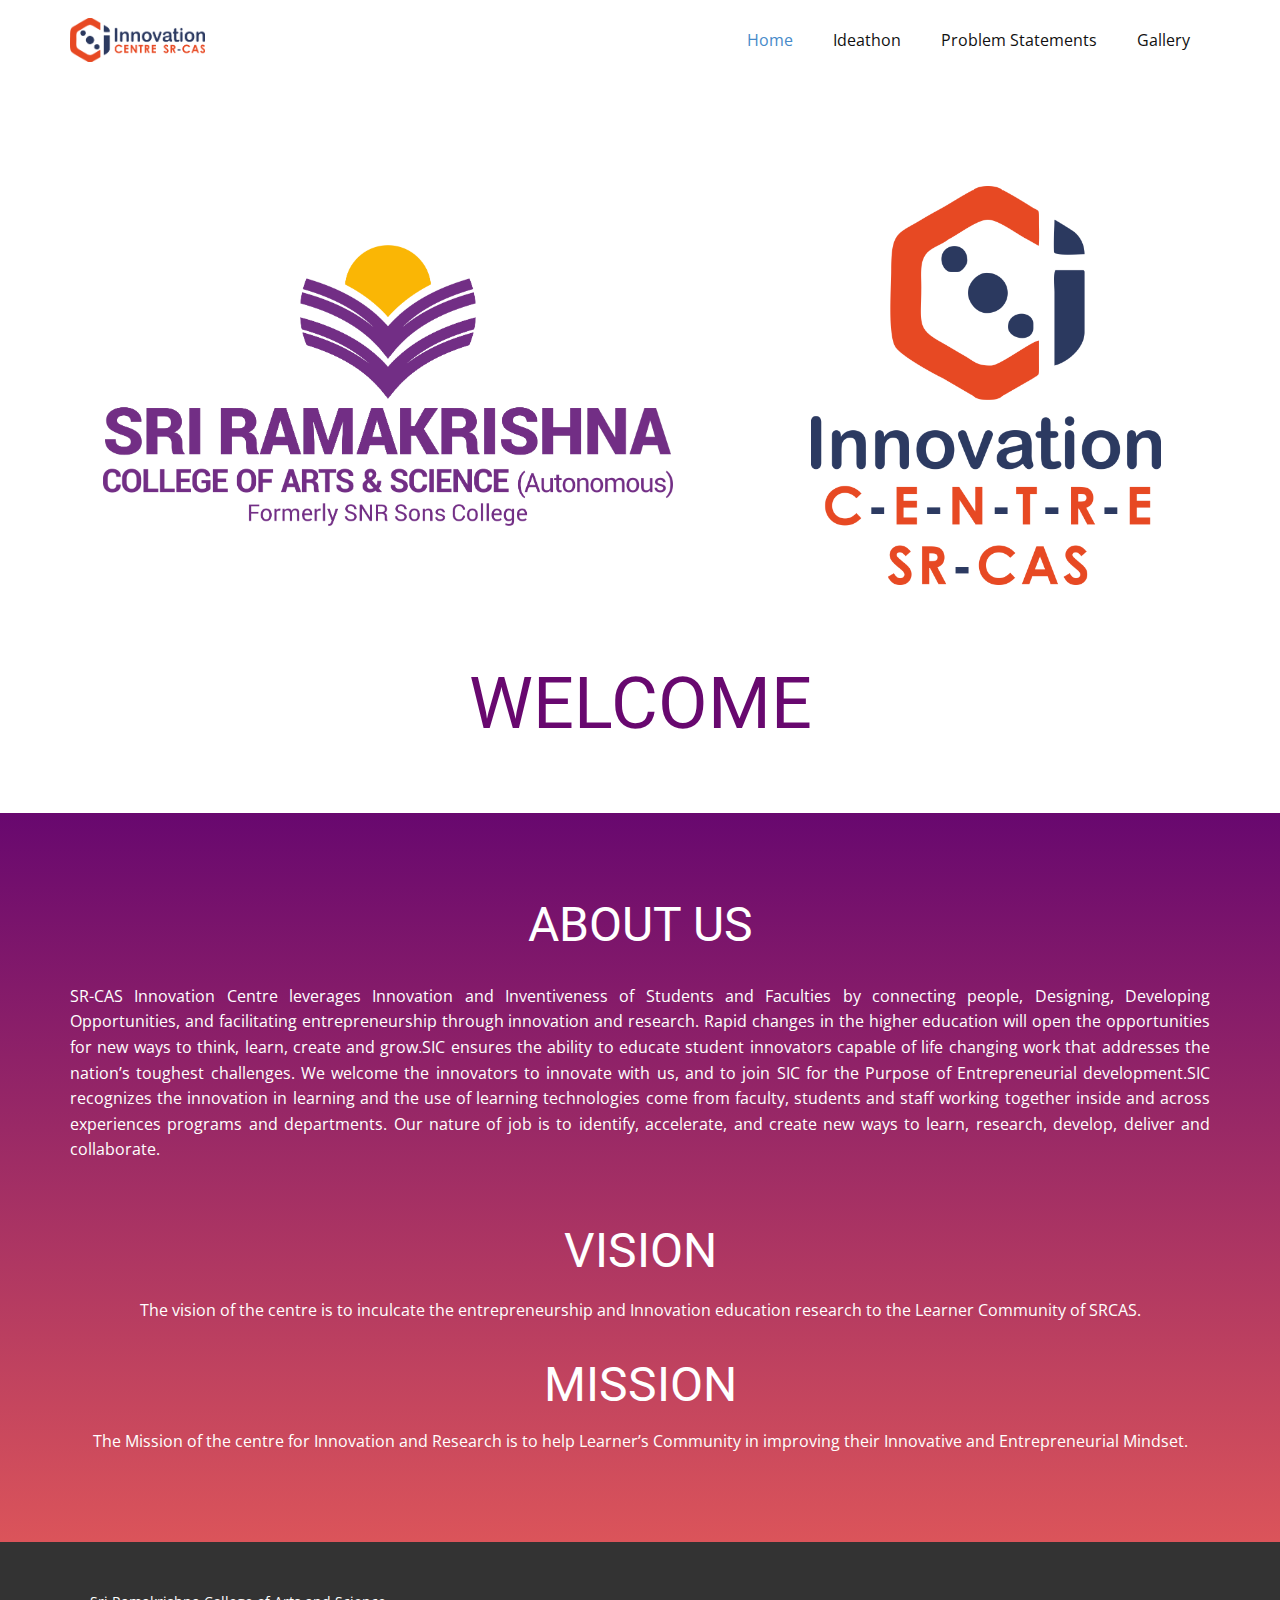
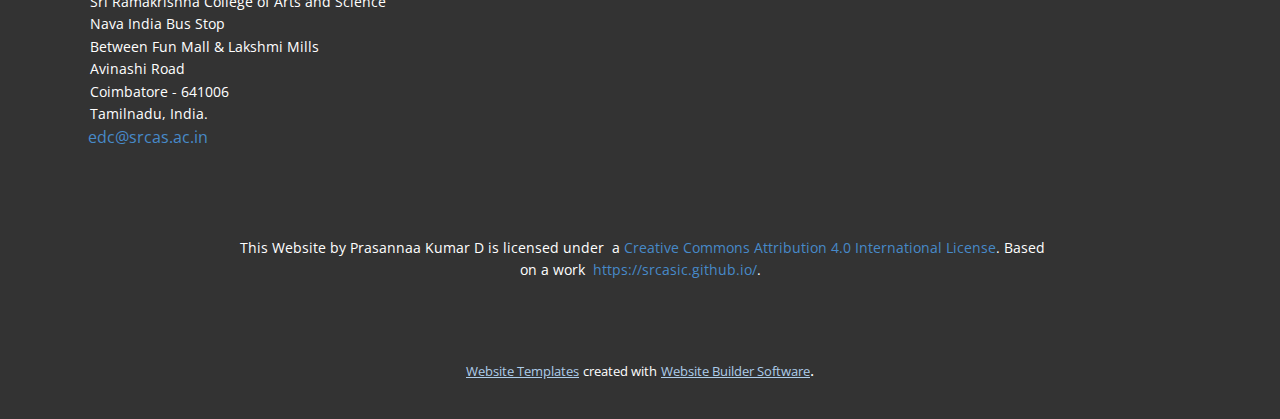
<file: index.html>
<!DOCTYPE html>
<html style="font-size: 16px;">
  <head>
    <meta name="viewport" content="width=device-width, initial-scale=1.0">
    <meta charset="utf-8">
    <meta name="keywords" content="WELCOME, ABOUT US, VISION, MISSION">
    <meta name="description" content="">
    <meta name="page_type" content="np-template-header-footer-from-plugin">
    <title>Home</title>
    <link rel="stylesheet" href="nicepage.css" media="screen">
<link rel="stylesheet" href="Home.css" media="screen">
    <script class="u-script" type="text/javascript" src="jquery.js" defer=""></script>
    <script class="u-script" type="text/javascript" src="nicepage.js" defer=""></script>
    <meta name="generator" content="Nicepage 2.26.5, nicepage.com">
    <link rel="icon" href="images/favicon.png">
    <link id="u-theme-google-font" rel="stylesheet" href="https://fonts.googleapis.com/css?family=Roboto:100,100i,300,300i,400,400i,500,500i,700,700i,900,900i|Open+Sans:300,300i,400,400i,600,600i,700,700i,800,800i">
    
    
    
    <script type="application/ld+json">{
		"@context": "http://schema.org",
		"@type": "Organization",
		"name": "SRCAS IC",
		"url": "index.html",
		"logo": "images/InnovationCentreLogoLandscape.png"
}</script>
    <meta property="og:title" content="Home">
    <meta property="og:type" content="website">
    <meta name="theme-color" content="#478ac9">
    <link rel="canonical" href="index.html">
    <meta property="og:url" content="index.html">
  </head>
  <body data-home-page="Home.html" data-home-page-title="Home" class="u-body"><header class="u-clearfix u-header u-header" id="sec-d0e4"><div class="u-clearfix u-sheet u-sheet-1">
        <a href="Home.html" class="u-image u-logo u-image-1" data-image-width="1273" data-image-height="415" title="Home">
          <img src="images/InnovationCentreLogoLandscape.png" class="u-logo-image u-logo-image-1" data-image-width="135.1114">
        </a>
        <nav class="u-menu u-menu-dropdown u-offcanvas u-menu-1">
          <div class="menu-collapse" style="font-size: 1rem; letter-spacing: 0;">
            <a class="u-button-style u-custom-left-right-menu-spacing u-custom-padding-bottom u-custom-top-bottom-menu-spacing u-nav-link u-text-active-palette-1-base u-text-hover-palette-2-base" href="#">
              <svg><use xmlns:xlink="http://www.w3.org/1999/xlink" xlink:href="#menu-hamburger"></use></svg>
              <svg version="1.1" xmlns="http://www.w3.org/2000/svg" xmlns:xlink="http://www.w3.org/1999/xlink"><defs><symbol id="menu-hamburger" viewBox="0 0 16 16" style="width: 16px; height: 16px;"><rect y="1" width="16" height="2"></rect><rect y="7" width="16" height="2"></rect><rect y="13" width="16" height="2"></rect>
</symbol>
</defs></svg>
            </a>
          </div>
          <div class="u-custom-menu u-nav-container">
            <ul class="u-nav u-unstyled u-nav-1"><li class="u-nav-item"><a class="u-button-style u-nav-link u-text-active-palette-1-base u-text-hover-palette-2-base" href="Home.html" style="padding: 10px 20px;">Home</a>
</li><li class="u-nav-item"><a class="u-button-style u-nav-link u-text-active-palette-1-base u-text-hover-palette-2-base" href="Ideathon.html" style="padding: 10px 20px;">Ideathon</a>
</li><li class="u-nav-item"><a class="u-button-style u-nav-link u-text-active-palette-1-base u-text-hover-palette-2-base" href="Problem-Statements.html" style="padding: 10px 20px;">Problem Statements</a>
</li><li class="u-nav-item"><a class="u-button-style u-nav-link u-text-active-palette-1-base u-text-hover-palette-2-base" href="Gallery.html" style="padding: 10px 20px;">Gallery</a>
</li></ul>
          </div>
          <div class="u-custom-menu u-nav-container-collapse">
            <div class="u-black u-container-style u-inner-container-layout u-opacity u-opacity-95 u-sidenav">
              <div class="u-menu-close"></div>
              <ul class="u-align-center u-nav u-popupmenu-items u-unstyled u-nav-2"><li class="u-nav-item"><a class="u-button-style u-nav-link" href="Home.html" style="padding: 10px 20px;">Home</a>
</li><li class="u-nav-item"><a class="u-button-style u-nav-link" href="Ideathon.html" style="padding: 10px 20px;">Ideathon</a>
</li><li class="u-nav-item"><a class="u-button-style u-nav-link" href="Problem-Statements.html" style="padding: 10px 20px;">Problem Statements</a>
</li><li class="u-nav-item"><a class="u-button-style u-nav-link" href="Gallery.html" style="padding: 10px 20px;">Gallery</a>
</li></ul>
            </div>
            <div class="u-black u-menu-overlay u-opacity u-opacity-70"></div>
          </div>
        </nav>
      </div></header>
    <section class="u-align-left u-clearfix u-section-1" id="sec-8666">
      <div class="u-clearfix u-sheet u-sheet-1">
        <img src="images/InnovationCentreLogoPortrait2.png" alt="" class="u-expanded-width-xs u-image u-image-default u-image-1" data-image-width="1120" data-image-height="1278">
        <img src="images/SRCASLOGO1.png" alt="" class="u-expanded-width-xs u-image u-image-default u-image-2" data-image-width="1707" data-image-height="841">
        <h1 class="u-heading-font u-text u-text-custom-color-1 u-text-default u-title u-text-1">WELCOME</h1>
      </div>
    </section>
    <section class="u-clearfix u-gradient u-section-2" id="sec-82c1">
      <div class="u-clearfix u-sheet u-sheet-1">
        <h1 class="u-align-center u-text u-text-body-alt-color u-text-default u-title u-text-1">ABOUT US</h1>
        <p class="u-align-justify u-text u-text-default u-text-white u-text-2">SR-CAS Innovation Centre leverages Innovation and Inventiveness of Students and Faculties by connecting people, Designing, Developing Opportunities, and facilitating entrepreneurship through innovation and research. Rapid changes in the higher education will open the opportunities for new ways to think, learn, create and grow.SIC ensures the ability to educate student innovators capable of life changing work that addresses the nation’s toughest challenges. We welcome the innovators to innovate with us, and to join SIC for the Purpose of Entrepreneurial development.SIC recognizes the innovation in learning and the use of learning technologies come from faculty, students and staff working together inside and across experiences programs and departments. Our nature of job is to identify, accelerate, and create new ways to learn, research, develop, deliver and collaborate.</p>
        <h1 class="u-align-justify u-text u-text-body-alt-color u-text-default u-title u-text-3">VISION</h1>
        <p class="u-align-center-lg u-align-center-md u-align-center-sm u-align-center-xl u-align-justify-xs u-text u-text-body-alt-color u-text-4">The vision of the centre is to inculcate the entrepreneurship and Innovation education research to the Learner Community of SRCAS.</p>
        <h1 class="u-align-justify u-text u-text-body-alt-color u-text-default u-title u-text-5">MISSION</h1>
        <p class="u-align-center-lg u-align-center-md u-align-center-sm u-align-center-xl u-align-justify-xs u-text u-text-body-alt-color u-text-6">The Mission of the centre for Innovation and Research is to help Learner’s Community in improving their Innovative and Entrepreneurial Mindset.</p>
      </div>
    </section>
    
    
    <footer class="u-align-center u-clearfix u-footer u-grey-80 u-footer" id="sec-f5b5"><div class="u-clearfix u-sheet u-sheet-1">
        <p class="u-align-left u-small-text u-text u-text-variant u-text-1">Sri Ramakrishna College of Arts and Science<br>Nava India Bus Stop<br>Between Fun Mall &amp; Lakshmi Mills<br>Avinashi Road<br>Coimbatore - 641006<br>Tamilnadu, India.<br><i></i>&nbsp;<br>&nbsp;<i></i>&nbsp;
        </p>
        <a class="text-gray u-active-none u-border-none u-btn u-button-style u-hover-none u-none u-text-palette-1-base u-btn-1" href="https://www.srcas.ac.in/resources/innovation-center/#">edc@srcas.ac.in</a>
        <p class="u-align-center u-small-text u-text u-text-variant u-text-2">&nbsp;This Website&nbsp;by&nbsp;Prasannaa Kumar D&nbsp;is licensed under&nbsp;&nbsp;a&nbsp;<a rel="license" href="http://creativecommons.org/licenses/by/4.0/" class="u-active-none u-border-none u-btn u-button-style u-hover-none u-none u-text-palette-1-base u-btn-2">Creative Commons Attribution 4.0 International License</a>. Based on a work&nbsp;&nbsp;<a xmlns:dct="http://purl.org/dc/terms/" href="https://srcasic.github.io/" rel="dct:source" class="u-active-none u-border-none u-btn u-button-style u-hover-none u-none u-text-palette-1-base u-btn-3">https://srcasic.github.io/</a>.
        </p>
      </div></footer>
    <section class="u-backlink u-clearfix u-grey-80">
      <a class="u-link" href="https://nicepage.com/website-templates" target="_blank">
        <span>Website Templates</span>
      </a>
      <p class="u-text">
        <span>created with</span>
      </p>
      <a class="u-link" href="https://nicepage.com/" target="_blank">
        <span>Website Builder Software</span>
      </a>. 
    </section>
  </body>
</html>
</file>
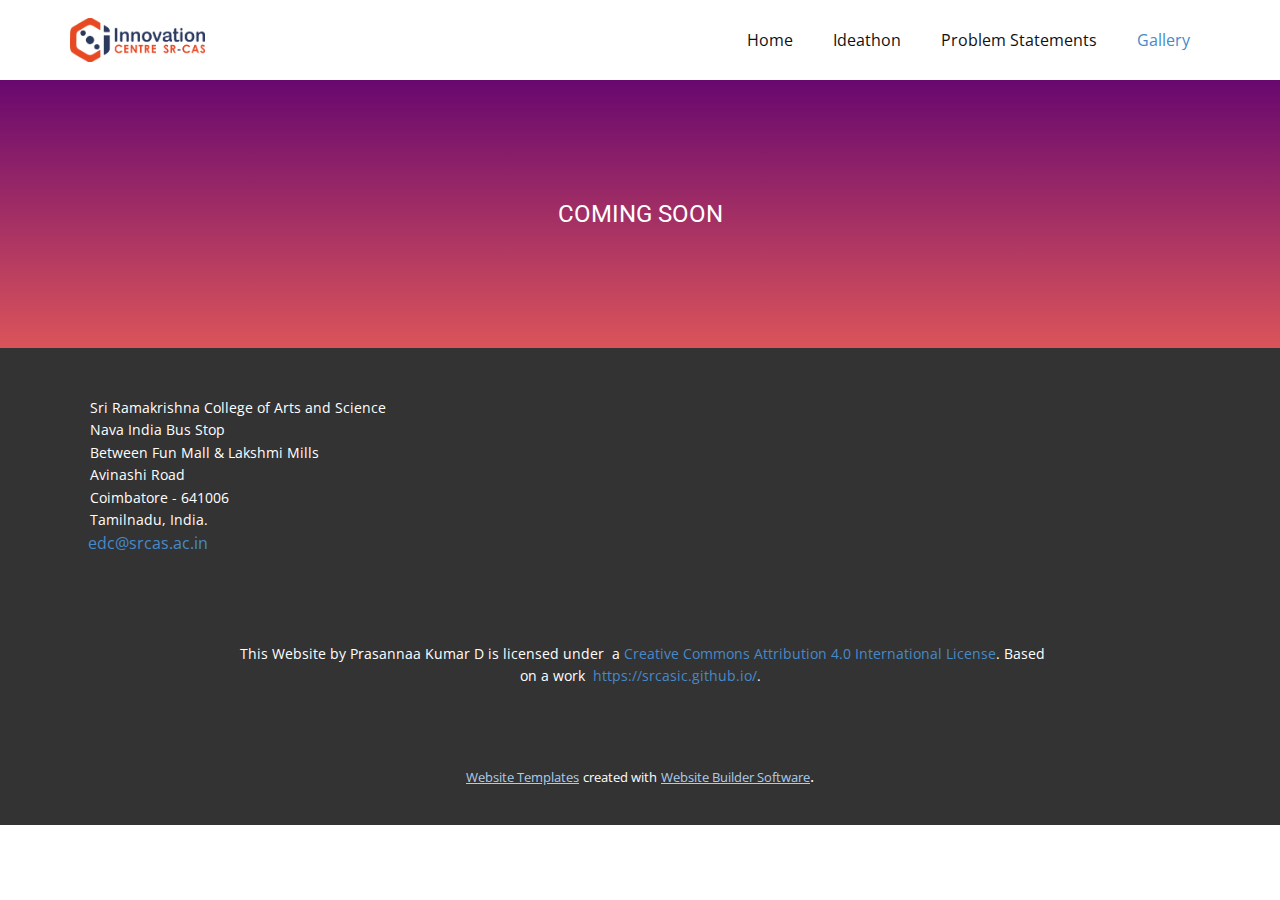
<file: Gallery.html>
<!DOCTYPE html>
<html style="font-size: 16px;">
  <head>
    <meta name="viewport" content="width=device-width, initial-scale=1.0">
    <meta charset="utf-8">
    <meta name="keywords" content="">
    <meta name="description" content="">
    <meta name="page_type" content="np-template-header-footer-from-plugin">
    <title>Gallery</title>
    <link rel="stylesheet" href="nicepage.css" media="screen">
<link rel="stylesheet" href="Gallery.css" media="screen">
    <script class="u-script" type="text/javascript" src="jquery.js" defer=""></script>
    <script class="u-script" type="text/javascript" src="nicepage.js" defer=""></script>
    <meta name="generator" content="Nicepage 2.26.5, nicepage.com">
    <link rel="icon" href="images/favicon.png">
    <link id="u-theme-google-font" rel="stylesheet" href="https://fonts.googleapis.com/css?family=Roboto:100,100i,300,300i,400,400i,500,500i,700,700i,900,900i|Open+Sans:300,300i,400,400i,600,600i,700,700i,800,800i">
    
    
    <script type="application/ld+json">{
		"@context": "http://schema.org",
		"@type": "Organization",
		"name": "SRCAS IC",
		"url": "index.html",
		"logo": "images/InnovationCentreLogoLandscape.png"
}</script>
    <meta property="og:title" content="Gallery">
    <meta property="og:type" content="website">
    <meta name="theme-color" content="#478ac9">
    <link rel="canonical" href="index.html">
    <meta property="og:url" content="index.html">
  </head>
  <body class="u-body"><header class="u-clearfix u-header u-header" id="sec-d0e4"><div class="u-clearfix u-sheet u-sheet-1">
        <a href="Home.html" class="u-image u-logo u-image-1" data-image-width="1273" data-image-height="415" title="Home">
          <img src="images/InnovationCentreLogoLandscape.png" class="u-logo-image u-logo-image-1" data-image-width="135.1114">
        </a>
        <nav class="u-menu u-menu-dropdown u-offcanvas u-menu-1">
          <div class="menu-collapse" style="font-size: 1rem; letter-spacing: 0;">
            <a class="u-button-style u-custom-left-right-menu-spacing u-custom-padding-bottom u-custom-top-bottom-menu-spacing u-nav-link u-text-active-palette-1-base u-text-hover-palette-2-base" href="#">
              <svg><use xmlns:xlink="http://www.w3.org/1999/xlink" xlink:href="#menu-hamburger"></use></svg>
              <svg version="1.1" xmlns="http://www.w3.org/2000/svg" xmlns:xlink="http://www.w3.org/1999/xlink"><defs><symbol id="menu-hamburger" viewBox="0 0 16 16" style="width: 16px; height: 16px;"><rect y="1" width="16" height="2"></rect><rect y="7" width="16" height="2"></rect><rect y="13" width="16" height="2"></rect>
</symbol>
</defs></svg>
            </a>
          </div>
          <div class="u-custom-menu u-nav-container">
            <ul class="u-nav u-unstyled u-nav-1"><li class="u-nav-item"><a class="u-button-style u-nav-link u-text-active-palette-1-base u-text-hover-palette-2-base" href="Home.html" style="padding: 10px 20px;">Home</a>
</li><li class="u-nav-item"><a class="u-button-style u-nav-link u-text-active-palette-1-base u-text-hover-palette-2-base" href="Ideathon.html" style="padding: 10px 20px;">Ideathon</a>
</li><li class="u-nav-item"><a class="u-button-style u-nav-link u-text-active-palette-1-base u-text-hover-palette-2-base" href="Problem-Statements.html" style="padding: 10px 20px;">Problem Statements</a>
</li><li class="u-nav-item"><a class="u-button-style u-nav-link u-text-active-palette-1-base u-text-hover-palette-2-base" href="Gallery.html" style="padding: 10px 20px;">Gallery</a>
</li></ul>
          </div>
          <div class="u-custom-menu u-nav-container-collapse">
            <div class="u-black u-container-style u-inner-container-layout u-opacity u-opacity-95 u-sidenav">
              <div class="u-menu-close"></div>
              <ul class="u-align-center u-nav u-popupmenu-items u-unstyled u-nav-2"><li class="u-nav-item"><a class="u-button-style u-nav-link" href="Home.html" style="padding: 10px 20px;">Home</a>
</li><li class="u-nav-item"><a class="u-button-style u-nav-link" href="Ideathon.html" style="padding: 10px 20px;">Ideathon</a>
</li><li class="u-nav-item"><a class="u-button-style u-nav-link" href="Problem-Statements.html" style="padding: 10px 20px;">Problem Statements</a>
</li><li class="u-nav-item"><a class="u-button-style u-nav-link" href="Gallery.html" style="padding: 10px 20px;">Gallery</a>
</li></ul>
            </div>
            <div class="u-black u-menu-overlay u-opacity u-opacity-70"></div>
          </div>
        </nav>
      </div></header> 
    <section class="u-clearfix u-gradient u-section-1" id="sec-0bbd">
      <div class="u-clearfix u-sheet u-valign-middle u-sheet-1">
        <h5 class="u-align-center u-text u-text-body-alt-color u-text-1">coming soon</h5>
      </div>
    </section>
    
    
    <footer class="u-align-center u-clearfix u-footer u-grey-80 u-footer" id="sec-f5b5"><div class="u-clearfix u-sheet u-sheet-1">
        <p class="u-align-left u-small-text u-text u-text-variant u-text-1">Sri Ramakrishna College of Arts and Science<br>Nava India Bus Stop<br>Between Fun Mall &amp; Lakshmi Mills<br>Avinashi Road<br>Coimbatore - 641006<br>Tamilnadu, India.<br><i></i>&nbsp;<br>&nbsp;<i></i>&nbsp;
        </p>
        <a class="text-gray u-active-none u-border-none u-btn u-button-style u-hover-none u-none u-text-palette-1-base u-btn-1" href="https://www.srcas.ac.in/resources/innovation-center/#">edc@srcas.ac.in</a>
        <p class="u-align-center u-small-text u-text u-text-variant u-text-2">&nbsp;This Website&nbsp;by&nbsp;Prasannaa Kumar D&nbsp;is licensed under&nbsp;&nbsp;a&nbsp;<a rel="license" href="http://creativecommons.org/licenses/by/4.0/" class="u-active-none u-border-none u-btn u-button-style u-hover-none u-none u-text-palette-1-base u-btn-2">Creative Commons Attribution 4.0 International License</a>. Based on a work&nbsp;&nbsp;<a xmlns:dct="http://purl.org/dc/terms/" href="https://srcasic.github.io/" rel="dct:source" class="u-active-none u-border-none u-btn u-button-style u-hover-none u-none u-text-palette-1-base u-btn-3">https://srcasic.github.io/</a>.
        </p>
      </div></footer>
    <section class="u-backlink u-clearfix u-grey-80">
      <a class="u-link" href="https://nicepage.com/website-templates" target="_blank">
        <span>Website Templates</span>
      </a>
      <p class="u-text">
        <span>created with</span>
      </p>
      <a class="u-link" href="https://nicepage.com/" target="_blank">
        <span>Website Builder Software</span>
      </a>. 
    </section>
  </body>
</html>
</file>
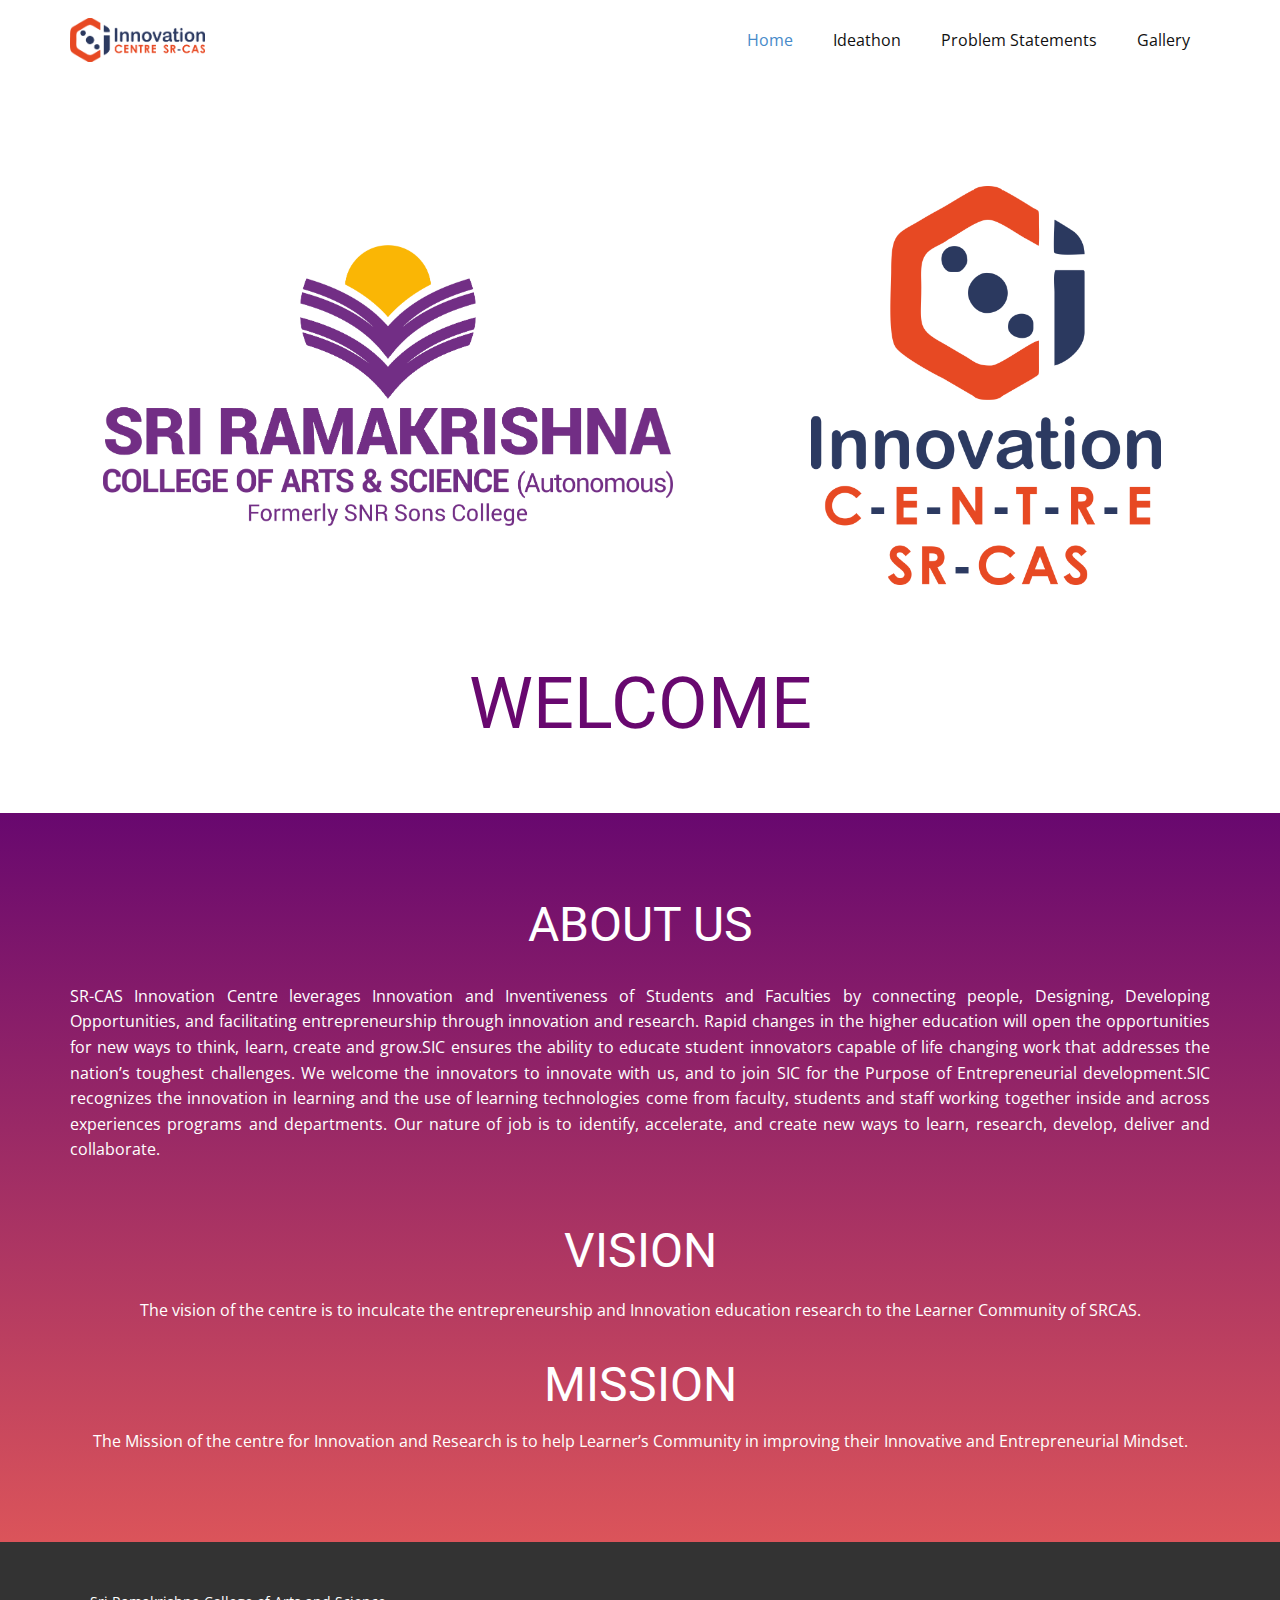
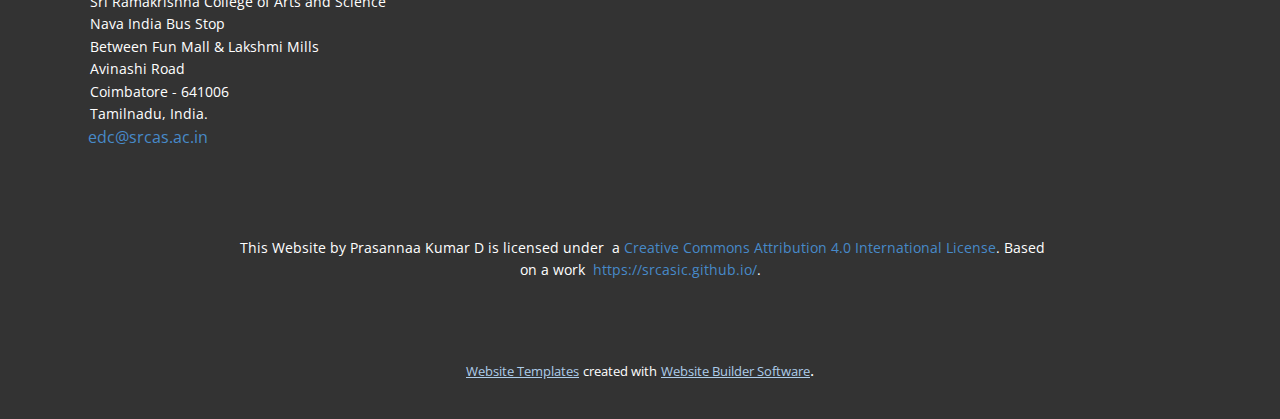
<file: Home.html>
<!DOCTYPE html>
<html style="font-size: 16px;">
  <head>
    <meta name="viewport" content="width=device-width, initial-scale=1.0">
    <meta charset="utf-8">
    <meta name="keywords" content="WELCOME, ABOUT US, VISION, MISSION">
    <meta name="description" content="">
    <meta name="page_type" content="np-template-header-footer-from-plugin">
    <title>Home</title>
    <link rel="stylesheet" href="nicepage.css" media="screen">
<link rel="stylesheet" href="Home.css" media="screen">
    <script class="u-script" type="text/javascript" src="jquery.js" defer=""></script>
    <script class="u-script" type="text/javascript" src="nicepage.js" defer=""></script>
    <meta name="generator" content="Nicepage 2.26.5, nicepage.com">
    <link rel="icon" href="images/favicon.png">
    <link id="u-theme-google-font" rel="stylesheet" href="https://fonts.googleapis.com/css?family=Roboto:100,100i,300,300i,400,400i,500,500i,700,700i,900,900i|Open+Sans:300,300i,400,400i,600,600i,700,700i,800,800i">
    
    
    
    <script type="application/ld+json">{
		"@context": "http://schema.org",
		"@type": "Organization",
		"name": "SRCAS IC",
		"url": "index.html",
		"logo": "images/InnovationCentreLogoLandscape.png"
}</script>
    <meta property="og:title" content="Home">
    <meta property="og:type" content="website">
    <meta name="theme-color" content="#478ac9">
    <link rel="canonical" href="index.html">
    <meta property="og:url" content="index.html">
  </head>
  <body class="u-body"><header class="u-clearfix u-header u-header" id="sec-d0e4"><div class="u-clearfix u-sheet u-sheet-1">
        <a href="Home.html" class="u-image u-logo u-image-1" data-image-width="1273" data-image-height="415" title="Home">
          <img src="images/InnovationCentreLogoLandscape.png" class="u-logo-image u-logo-image-1" data-image-width="135.1114">
        </a>
        <nav class="u-menu u-menu-dropdown u-offcanvas u-menu-1">
          <div class="menu-collapse" style="font-size: 1rem; letter-spacing: 0;">
            <a class="u-button-style u-custom-left-right-menu-spacing u-custom-padding-bottom u-custom-top-bottom-menu-spacing u-nav-link u-text-active-palette-1-base u-text-hover-palette-2-base" href="#">
              <svg><use xmlns:xlink="http://www.w3.org/1999/xlink" xlink:href="#menu-hamburger"></use></svg>
              <svg version="1.1" xmlns="http://www.w3.org/2000/svg" xmlns:xlink="http://www.w3.org/1999/xlink"><defs><symbol id="menu-hamburger" viewBox="0 0 16 16" style="width: 16px; height: 16px;"><rect y="1" width="16" height="2"></rect><rect y="7" width="16" height="2"></rect><rect y="13" width="16" height="2"></rect>
</symbol>
</defs></svg>
            </a>
          </div>
          <div class="u-custom-menu u-nav-container">
            <ul class="u-nav u-unstyled u-nav-1"><li class="u-nav-item"><a class="u-button-style u-nav-link u-text-active-palette-1-base u-text-hover-palette-2-base" href="Home.html" style="padding: 10px 20px;">Home</a>
</li><li class="u-nav-item"><a class="u-button-style u-nav-link u-text-active-palette-1-base u-text-hover-palette-2-base" href="Ideathon.html" style="padding: 10px 20px;">Ideathon</a>
</li><li class="u-nav-item"><a class="u-button-style u-nav-link u-text-active-palette-1-base u-text-hover-palette-2-base" href="Problem-Statements.html" style="padding: 10px 20px;">Problem Statements</a>
</li><li class="u-nav-item"><a class="u-button-style u-nav-link u-text-active-palette-1-base u-text-hover-palette-2-base" href="Gallery.html" style="padding: 10px 20px;">Gallery</a>
</li></ul>
          </div>
          <div class="u-custom-menu u-nav-container-collapse">
            <div class="u-black u-container-style u-inner-container-layout u-opacity u-opacity-95 u-sidenav">
              <div class="u-menu-close"></div>
              <ul class="u-align-center u-nav u-popupmenu-items u-unstyled u-nav-2"><li class="u-nav-item"><a class="u-button-style u-nav-link" href="Home.html" style="padding: 10px 20px;">Home</a>
</li><li class="u-nav-item"><a class="u-button-style u-nav-link" href="Ideathon.html" style="padding: 10px 20px;">Ideathon</a>
</li><li class="u-nav-item"><a class="u-button-style u-nav-link" href="Problem-Statements.html" style="padding: 10px 20px;">Problem Statements</a>
</li><li class="u-nav-item"><a class="u-button-style u-nav-link" href="Gallery.html" style="padding: 10px 20px;">Gallery</a>
</li></ul>
            </div>
            <div class="u-black u-menu-overlay u-opacity u-opacity-70"></div>
          </div>
        </nav>
      </div></header>
    <section class="u-align-left u-clearfix u-section-1" id="sec-8666">
      <div class="u-clearfix u-sheet u-sheet-1">
        <img src="images/InnovationCentreLogoPortrait2.png" alt="" class="u-expanded-width-xs u-image u-image-default u-image-1" data-image-width="1120" data-image-height="1278">
        <img src="images/SRCASLOGO1.png" alt="" class="u-expanded-width-xs u-image u-image-default u-image-2" data-image-width="1707" data-image-height="841">
        <h1 class="u-heading-font u-text u-text-custom-color-1 u-text-default u-title u-text-1">WELCOME</h1>
      </div>
    </section>
    <section class="u-clearfix u-gradient u-section-2" id="sec-82c1">
      <div class="u-clearfix u-sheet u-sheet-1">
        <h1 class="u-align-center u-text u-text-body-alt-color u-text-default u-title u-text-1">ABOUT US</h1>
        <p class="u-align-justify u-text u-text-default u-text-white u-text-2">SR-CAS Innovation Centre leverages Innovation and Inventiveness of Students and Faculties by connecting people, Designing, Developing Opportunities, and facilitating entrepreneurship through innovation and research. Rapid changes in the higher education will open the opportunities for new ways to think, learn, create and grow.SIC ensures the ability to educate student innovators capable of life changing work that addresses the nation’s toughest challenges. We welcome the innovators to innovate with us, and to join SIC for the Purpose of Entrepreneurial development.SIC recognizes the innovation in learning and the use of learning technologies come from faculty, students and staff working together inside and across experiences programs and departments. Our nature of job is to identify, accelerate, and create new ways to learn, research, develop, deliver and collaborate.</p>
        <h1 class="u-align-justify u-text u-text-body-alt-color u-text-default u-title u-text-3">VISION</h1>
        <p class="u-align-center-lg u-align-center-md u-align-center-sm u-align-center-xl u-align-justify-xs u-text u-text-body-alt-color u-text-4">The vision of the centre is to inculcate the entrepreneurship and Innovation education research to the Learner Community of SRCAS.</p>
        <h1 class="u-align-justify u-text u-text-body-alt-color u-text-default u-title u-text-5">MISSION</h1>
        <p class="u-align-center-lg u-align-center-md u-align-center-sm u-align-center-xl u-align-justify-xs u-text u-text-body-alt-color u-text-6">The Mission of the centre for Innovation and Research is to help Learner’s Community in improving their Innovative and Entrepreneurial Mindset.</p>
      </div>
    </section>
    
    
    <footer class="u-align-center u-clearfix u-footer u-grey-80 u-footer" id="sec-f5b5"><div class="u-clearfix u-sheet u-sheet-1">
        <p class="u-align-left u-small-text u-text u-text-variant u-text-1">Sri Ramakrishna College of Arts and Science<br>Nava India Bus Stop<br>Between Fun Mall &amp; Lakshmi Mills<br>Avinashi Road<br>Coimbatore - 641006<br>Tamilnadu, India.<br><i></i>&nbsp;<br>&nbsp;<i></i>&nbsp;
        </p>
        <a class="text-gray u-active-none u-border-none u-btn u-button-style u-hover-none u-none u-text-palette-1-base u-btn-1" href="https://www.srcas.ac.in/resources/innovation-center/#">edc@srcas.ac.in</a>
        <p class="u-align-center u-small-text u-text u-text-variant u-text-2">&nbsp;This Website&nbsp;by&nbsp;Prasannaa Kumar D&nbsp;is licensed under&nbsp;&nbsp;a&nbsp;<a rel="license" href="http://creativecommons.org/licenses/by/4.0/" class="u-active-none u-border-none u-btn u-button-style u-hover-none u-none u-text-palette-1-base u-btn-2">Creative Commons Attribution 4.0 International License</a>. Based on a work&nbsp;&nbsp;<a xmlns:dct="http://purl.org/dc/terms/" href="https://srcasic.github.io/" rel="dct:source" class="u-active-none u-border-none u-btn u-button-style u-hover-none u-none u-text-palette-1-base u-btn-3">https://srcasic.github.io/</a>.
        </p>
      </div></footer>
    <section class="u-backlink u-clearfix u-grey-80">
      <a class="u-link" href="https://nicepage.com/website-templates" target="_blank">
        <span>Website Templates</span>
      </a>
      <p class="u-text">
        <span>created with</span>
      </p>
      <a class="u-link" href="https://nicepage.com/" target="_blank">
        <span>Website Builder Software</span>
      </a>. 
    </section>
  </body>
</html>
</file>
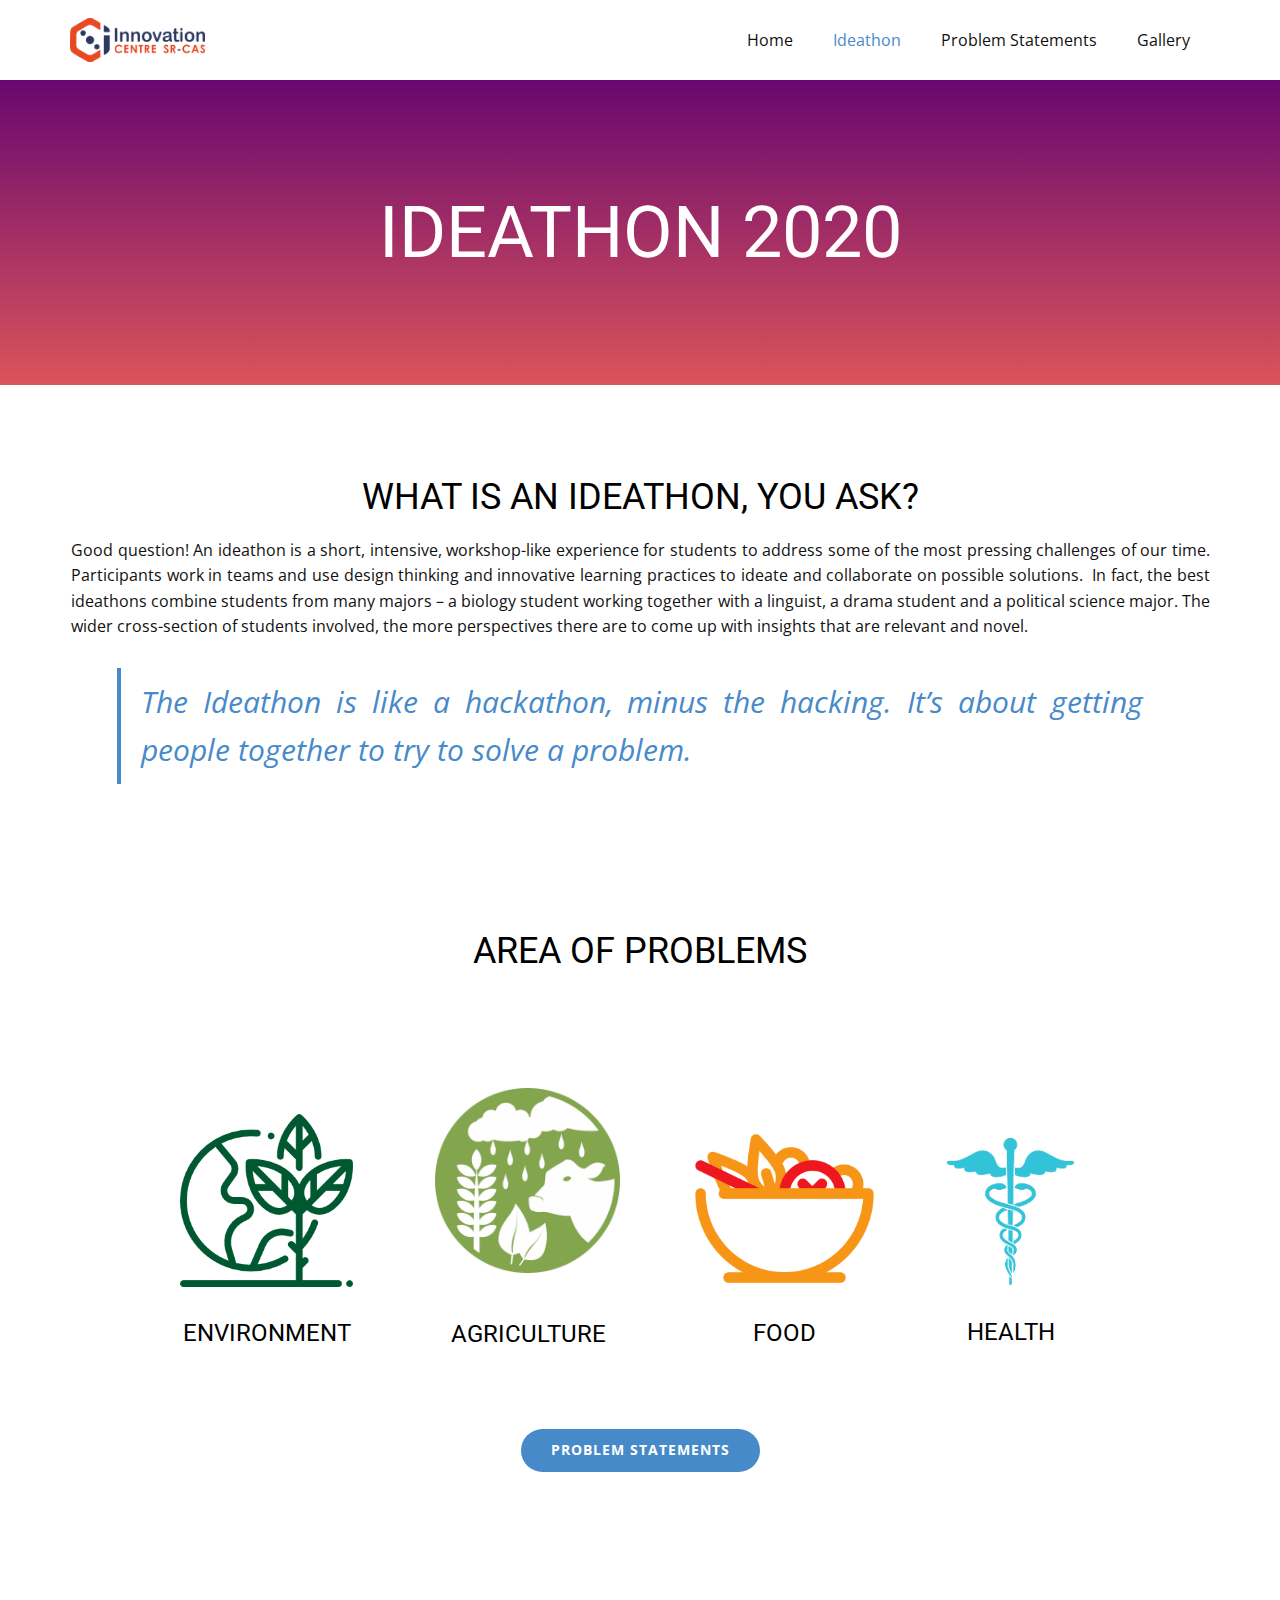
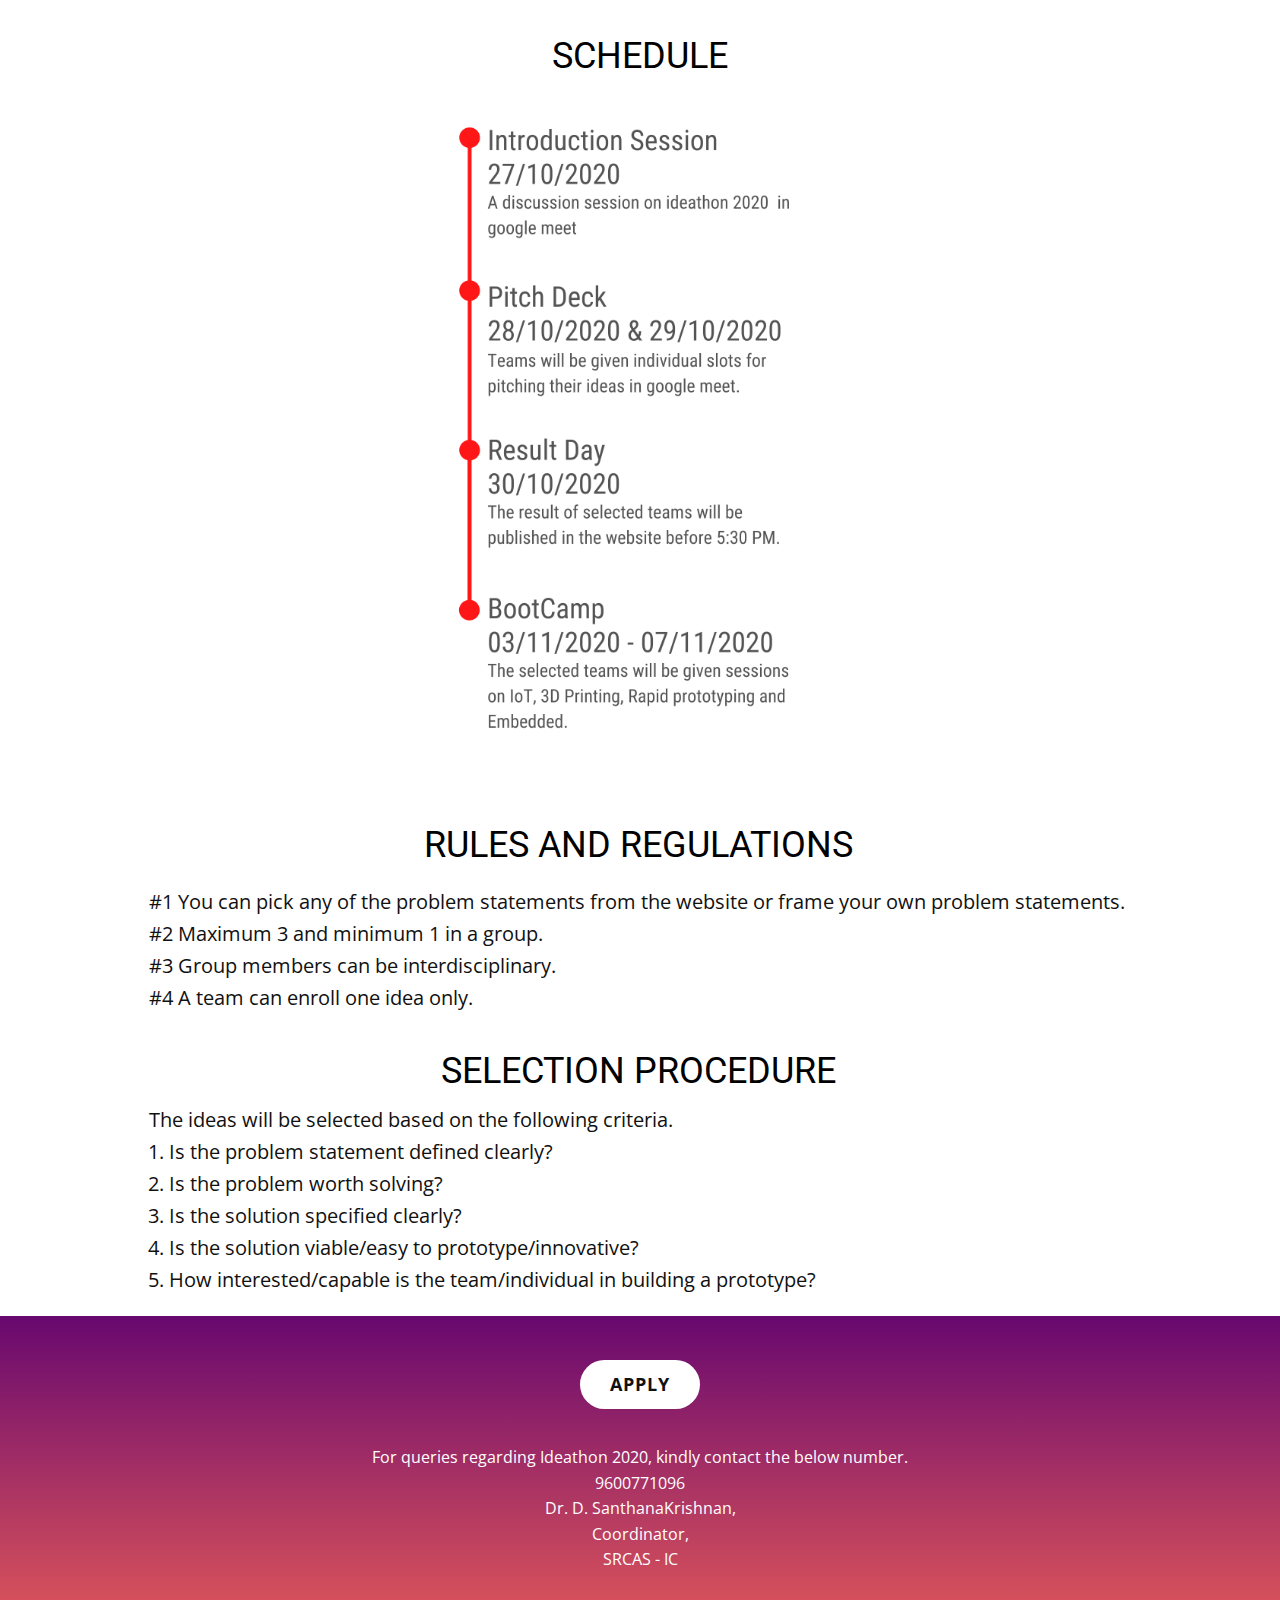
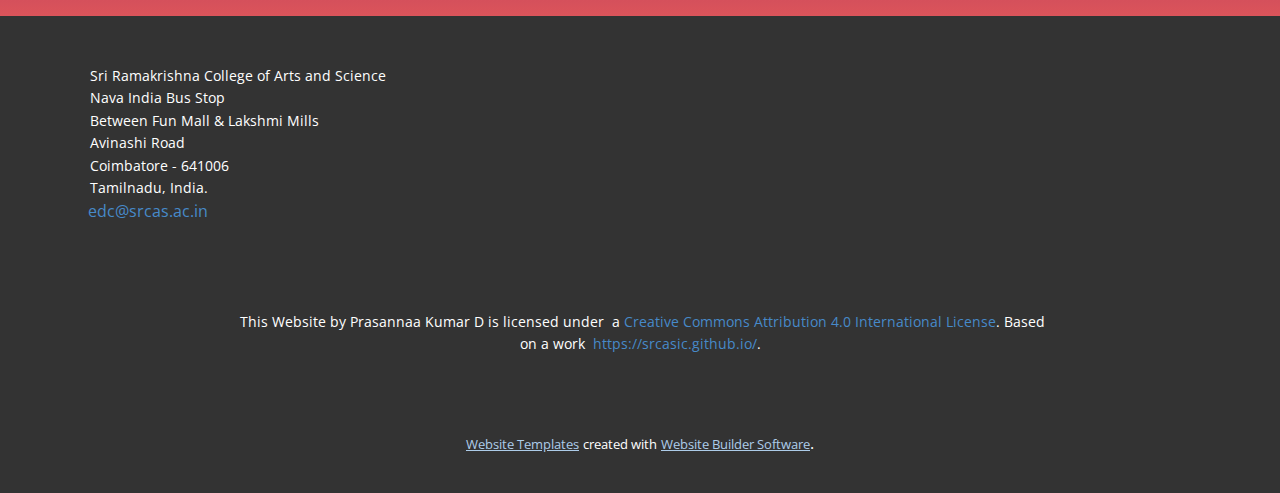
<file: Ideathon.html>
<!DOCTYPE html>
<html style="font-size: 16px;">
  <head>
    <meta name="viewport" content="width=device-width, initial-scale=1.0">
    <meta charset="utf-8">
    <meta name="keywords" content="">
    <meta name="description" content="">
    <meta name="page_type" content="np-template-header-footer-from-plugin">
    <title>Ideathon</title>
    <link rel="stylesheet" href="nicepage.css" media="screen">
<link rel="stylesheet" href="Ideathon.css" media="screen">
    <script class="u-script" type="text/javascript" src="jquery.js" defer=""></script>
    <script class="u-script" type="text/javascript" src="nicepage.js" defer=""></script>
    <meta name="generator" content="Nicepage 2.26.5, nicepage.com">
    <link rel="icon" href="images/favicon.png">
    <link id="u-theme-google-font" rel="stylesheet" href="https://fonts.googleapis.com/css?family=Roboto:100,100i,300,300i,400,400i,500,500i,700,700i,900,900i|Open+Sans:300,300i,400,400i,600,600i,700,700i,800,800i">
    
    
    
    
    
    
    
    <script type="application/ld+json">{
		"@context": "http://schema.org",
		"@type": "Organization",
		"name": "SRCAS IC",
		"url": "index.html",
		"logo": "images/InnovationCentreLogoLandscape.png"
}</script>
    <meta property="og:title" content="Ideathon">
    <meta property="og:type" content="website">
    <meta name="theme-color" content="#478ac9">
    <link rel="canonical" href="index.html">
    <meta property="og:url" content="index.html">
  </head>
  <body class="u-body"><header class="u-clearfix u-header u-header" id="sec-d0e4"><div class="u-clearfix u-sheet u-sheet-1">
        <a href="Home.html" class="u-image u-logo u-image-1" data-image-width="1273" data-image-height="415" title="Home">
          <img src="images/InnovationCentreLogoLandscape.png" class="u-logo-image u-logo-image-1" data-image-width="135.1114">
        </a>
        <nav class="u-menu u-menu-dropdown u-offcanvas u-menu-1">
          <div class="menu-collapse" style="font-size: 1rem; letter-spacing: 0;">
            <a class="u-button-style u-custom-left-right-menu-spacing u-custom-padding-bottom u-custom-top-bottom-menu-spacing u-nav-link u-text-active-palette-1-base u-text-hover-palette-2-base" href="#">
              <svg><use xmlns:xlink="http://www.w3.org/1999/xlink" xlink:href="#menu-hamburger"></use></svg>
              <svg version="1.1" xmlns="http://www.w3.org/2000/svg" xmlns:xlink="http://www.w3.org/1999/xlink"><defs><symbol id="menu-hamburger" viewBox="0 0 16 16" style="width: 16px; height: 16px;"><rect y="1" width="16" height="2"></rect><rect y="7" width="16" height="2"></rect><rect y="13" width="16" height="2"></rect>
</symbol>
</defs></svg>
            </a>
          </div>
          <div class="u-custom-menu u-nav-container">
            <ul class="u-nav u-unstyled u-nav-1"><li class="u-nav-item"><a class="u-button-style u-nav-link u-text-active-palette-1-base u-text-hover-palette-2-base" href="Home.html" style="padding: 10px 20px;">Home</a>
</li><li class="u-nav-item"><a class="u-button-style u-nav-link u-text-active-palette-1-base u-text-hover-palette-2-base" href="Ideathon.html" style="padding: 10px 20px;">Ideathon</a>
</li><li class="u-nav-item"><a class="u-button-style u-nav-link u-text-active-palette-1-base u-text-hover-palette-2-base" href="Problem-Statements.html" style="padding: 10px 20px;">Problem Statements</a>
</li><li class="u-nav-item"><a class="u-button-style u-nav-link u-text-active-palette-1-base u-text-hover-palette-2-base" href="Gallery.html" style="padding: 10px 20px;">Gallery</a>
</li></ul>
          </div>
          <div class="u-custom-menu u-nav-container-collapse">
            <div class="u-black u-container-style u-inner-container-layout u-opacity u-opacity-95 u-sidenav">
              <div class="u-menu-close"></div>
              <ul class="u-align-center u-nav u-popupmenu-items u-unstyled u-nav-2"><li class="u-nav-item"><a class="u-button-style u-nav-link" href="Home.html" style="padding: 10px 20px;">Home</a>
</li><li class="u-nav-item"><a class="u-button-style u-nav-link" href="Ideathon.html" style="padding: 10px 20px;">Ideathon</a>
</li><li class="u-nav-item"><a class="u-button-style u-nav-link" href="Problem-Statements.html" style="padding: 10px 20px;">Problem Statements</a>
</li><li class="u-nav-item"><a class="u-button-style u-nav-link" href="Gallery.html" style="padding: 10px 20px;">Gallery</a>
</li></ul>
            </div>
            <div class="u-black u-menu-overlay u-opacity u-opacity-70"></div>
          </div>
        </nav>
      </div></header>
    <section class="u-clearfix u-gradient u-section-1" id="sec-0581">
      <div class="u-clearfix u-sheet u-valign-middle u-sheet-1">
        <h1 class="u-align-center-xs u-heading-font u-text u-text-body-alt-color u-text-default u-title u-text-1">IDEATHON 2020</h1>
      </div>
    </section>
    <section class="u-clearfix u-section-2" id="sec-c4e8">
      <div class="u-clearfix u-sheet u-sheet-1">
        <h1 class="u-align-center-xs u-heading-font u-text u-text-black u-text-default u-title u-text-1">WHAT IS AN IDEATHON, YOU ASK?</h1>
        <p class="u-align-justify u-text u-text-default u-text-2">Good question! An ideathon is a short, intensive, workshop-like experience for students to address some of the most pressing challenges of our time. Participants work in teams and use design thinking and innovative learning practices to ideate and collaborate on possible solutions.&nbsp;&nbsp;In fact, the best ideathons combine students from many majors – a biology student working together with a linguist, a drama student&nbsp;and a political science&nbsp;major. The wider cross-section of students involved, the more perspectives there are to come up with insights that are relevant and novel.</p>
        <blockquote class="u-align-justify u-text u-text-palette-1-base u-text-3">The Ideathon is like a hackathon, minus the hacking. It’s about getting people together to try to solve a problem.&nbsp;</blockquote>
      </div>
    </section>
    <section class="u-clearfix u-section-3" id="sec-b186">
      <div class="u-clearfix u-sheet u-sheet-1">
        <h1 class="u-align-center-xs u-heading-font u-text u-text-black u-text-default u-title u-text-1">AREA OF PROBLEMS</h1>
        <img src="images/agriculture-icon-png-3.jpg" alt="" class="u-image u-image-default u-image-1" data-image-width="800" data-image-height="800">
        <img src="images/entegre-cevre-icon-1.png" alt="" class="u-image u-image-default u-image-2" data-image-width="256" data-image-height="256">
        <img src="images/chinese-food-462156.png" alt="" class="u-image u-image-default u-image-3" data-image-width="512" data-image-height="512">
        <img src="images/Health-symbol-medicine.jpg" alt="" class="u-image u-image-default u-image-4" data-image-width="1732" data-image-height="1732">
        <h1 class="u-heading-font u-text u-text-black u-text-default u-title u-text-2">HEALTH</h1>
        <h1 class="u-heading-font u-text u-text-black u-text-default u-title u-text-3">FOOD</h1>
        <h1 class="u-heading-font u-text u-text-black u-text-default u-title u-text-4">ENVIRONMENT</h1>
        <h1 class="u-heading-font u-text u-text-black u-text-default u-title u-text-5">AGRICULTURE</h1>
        <a href="Problem-Statements.html" class="u-border-radius-50 u-btn u-btn-round u-button-style u-hover-palette-1-light-1 u-palette-1-base u-btn-1">problem statements</a>
      </div>
    </section>
    <section class="u-clearfix u-section-4" id="sec-5c07">
      <div class="u-clearfix u-sheet u-valign-middle-xs u-sheet-1">
        <img src="images/Addasubheading1.png" alt="" class="u-expanded-width-xs u-image u-image-default u-image-1" data-image-width="1500" data-image-height="2000">
        <h1 class="u-heading-font u-text u-text-black u-text-default u-title u-text-1">SCHEDULE</h1>
      </div>
    </section>
    <section class="u-clearfix u-section-5" id="sec-377a">
      <div class="u-clearfix u-sheet u-sheet-1">
        <h1 class="u-align-center-xs u-heading-font u-text u-text-black u-text-default u-title u-text-1">RULES AND REGULATIONS</h1>
        <p class="u-text u-text-default u-text-2">#1 You can pick any of the problem statements from the website or frame your own problem statements.<br>#2 Maximum 3 and minimum 1 in a group.<br>#3 Group members can be interdisciplinary.<br>#4 A team can enroll one idea only.
        </p>
        <h1 class="u-align-center-xs u-heading-font u-text u-text-black u-text-default u-title u-text-3">Selection procedure</h1>
        <p class="u-text u-text-default u-text-4">The ideas will be selected based on the following criteria.</p>
        <ol class="u-text u-text-default u-text-5">
          <li>Is the problem statement defined clearly?</li>
          <li>Is the problem worth solving?</li>
          <li>Is the solution specified clearly?</li>
          <li>Is the solution viable/easy to prototype/innovative?</li>
          <li>How interested/capable is the team/individual in building a prototype?</li>
        </ol>
      </div>
    </section>
    <section class="u-align-left u-clearfix u-gradient u-section-6" id="sec-8606">
      <div class="u-clearfix u-sheet u-sheet-1">
        <a href="https://forms.gle/Dj8mad5zNLJmfr3Q6" class="u-border-radius-50 u-btn u-btn-round u-button-style u-hover-palette-5-base u-white u-btn-1" target="_blank">APPLY</a>
        <p class="u-align-center u-text u-text-body-alt-color u-text-default u-text-1">For queries regarding Ideathon 2020, kindly contact the below number.<br>9600771096<br>Dr. D. SanthanaKrishnan,<br>Coordinator,<br>SRCAS - IC
        </p>
      </div>
    </section>
    
    
    <footer class="u-align-center u-clearfix u-footer u-grey-80 u-footer" id="sec-f5b5"><div class="u-clearfix u-sheet u-sheet-1">
        <p class="u-align-left u-small-text u-text u-text-variant u-text-1">Sri Ramakrishna College of Arts and Science<br>Nava India Bus Stop<br>Between Fun Mall &amp; Lakshmi Mills<br>Avinashi Road<br>Coimbatore - 641006<br>Tamilnadu, India.<br><i></i>&nbsp;<br>&nbsp;<i></i>&nbsp;
        </p>
        <a class="text-gray u-active-none u-border-none u-btn u-button-style u-hover-none u-none u-text-palette-1-base u-btn-1" href="https://www.srcas.ac.in/resources/innovation-center/#">edc@srcas.ac.in</a>
        <p class="u-align-center u-small-text u-text u-text-variant u-text-2">&nbsp;This Website&nbsp;by&nbsp;Prasannaa Kumar D&nbsp;is licensed under&nbsp;&nbsp;a&nbsp;<a rel="license" href="http://creativecommons.org/licenses/by/4.0/" class="u-active-none u-border-none u-btn u-button-style u-hover-none u-none u-text-palette-1-base u-btn-2">Creative Commons Attribution 4.0 International License</a>. Based on a work&nbsp;&nbsp;<a xmlns:dct="http://purl.org/dc/terms/" href="https://srcasic.github.io/" rel="dct:source" class="u-active-none u-border-none u-btn u-button-style u-hover-none u-none u-text-palette-1-base u-btn-3">https://srcasic.github.io/</a>.
        </p>
      </div></footer>
    <section class="u-backlink u-clearfix u-grey-80">
      <a class="u-link" href="https://nicepage.com/website-templates" target="_blank">
        <span>Website Templates</span>
      </a>
      <p class="u-text">
        <span>created with</span>
      </p>
      <a class="u-link" href="https://nicepage.com/" target="_blank">
        <span>Website Builder Software</span>
      </a>. 
    </section>
  </body>
</html>
</file>
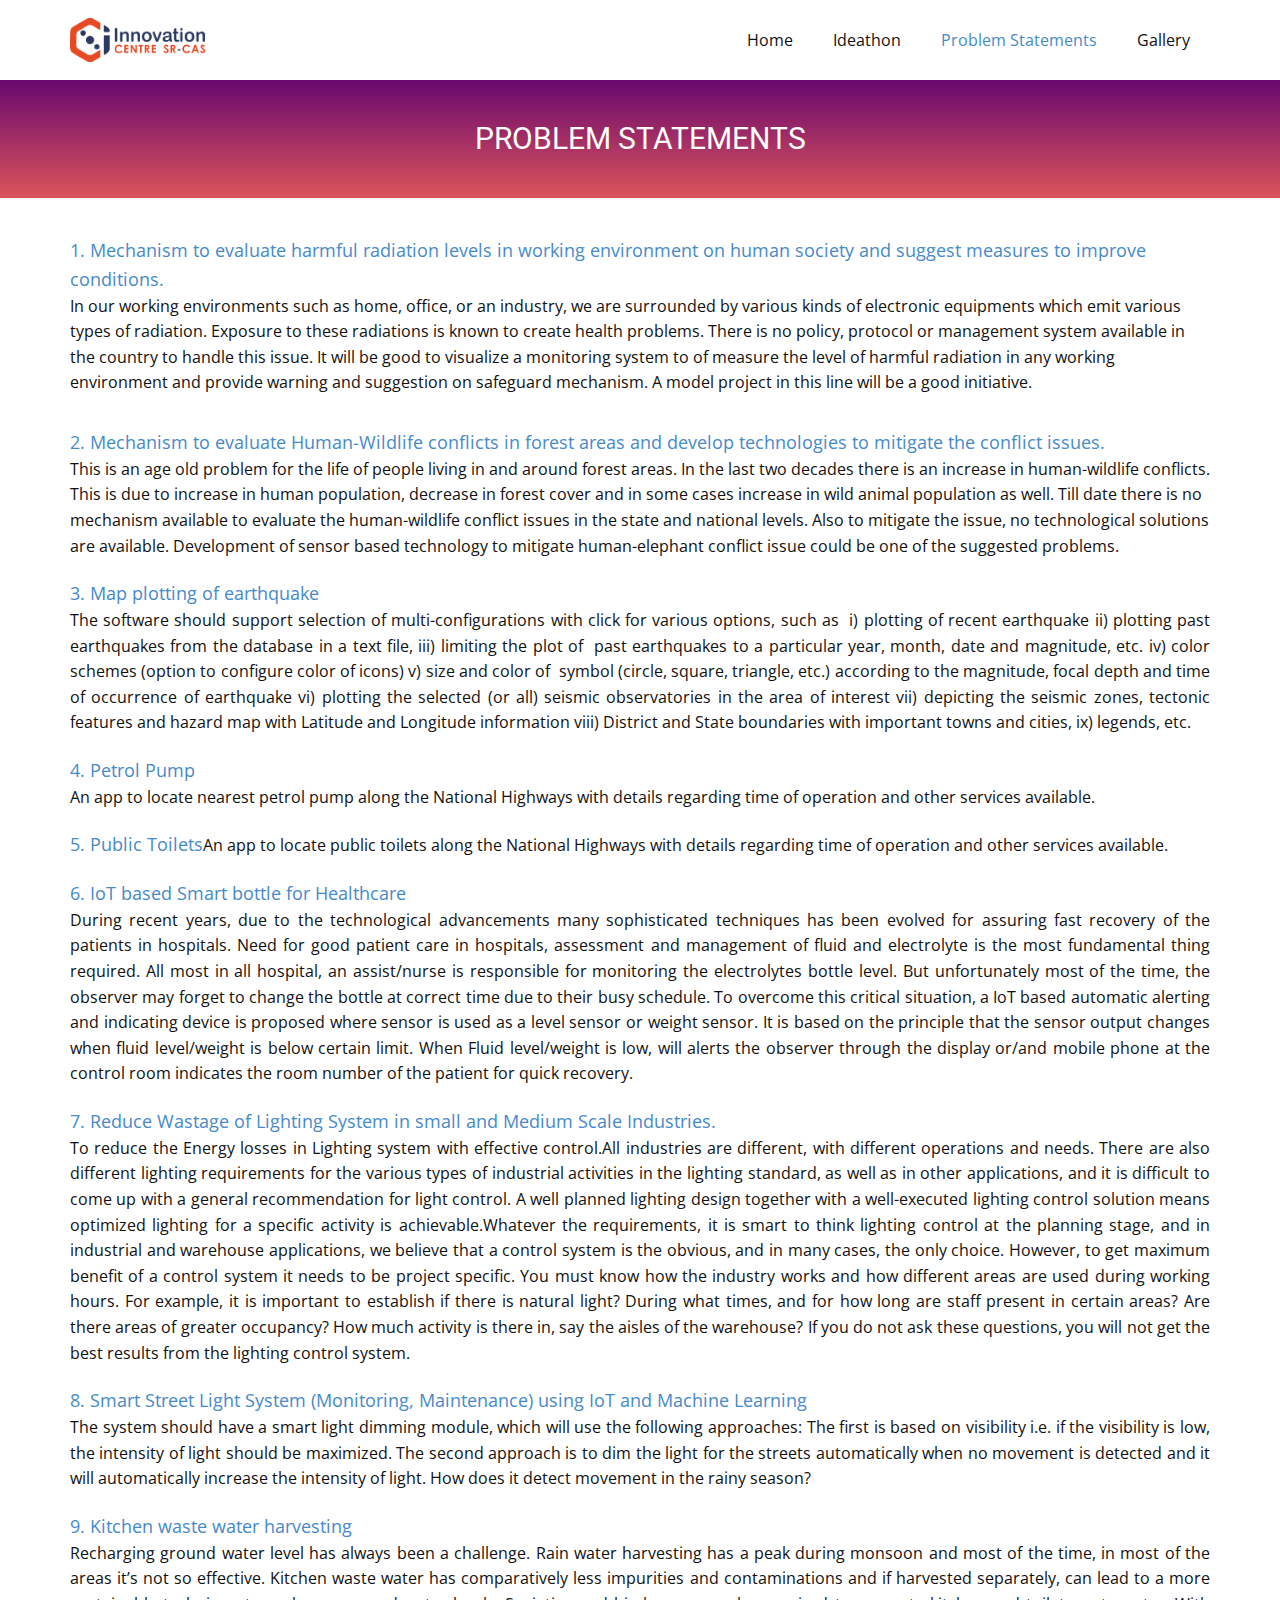
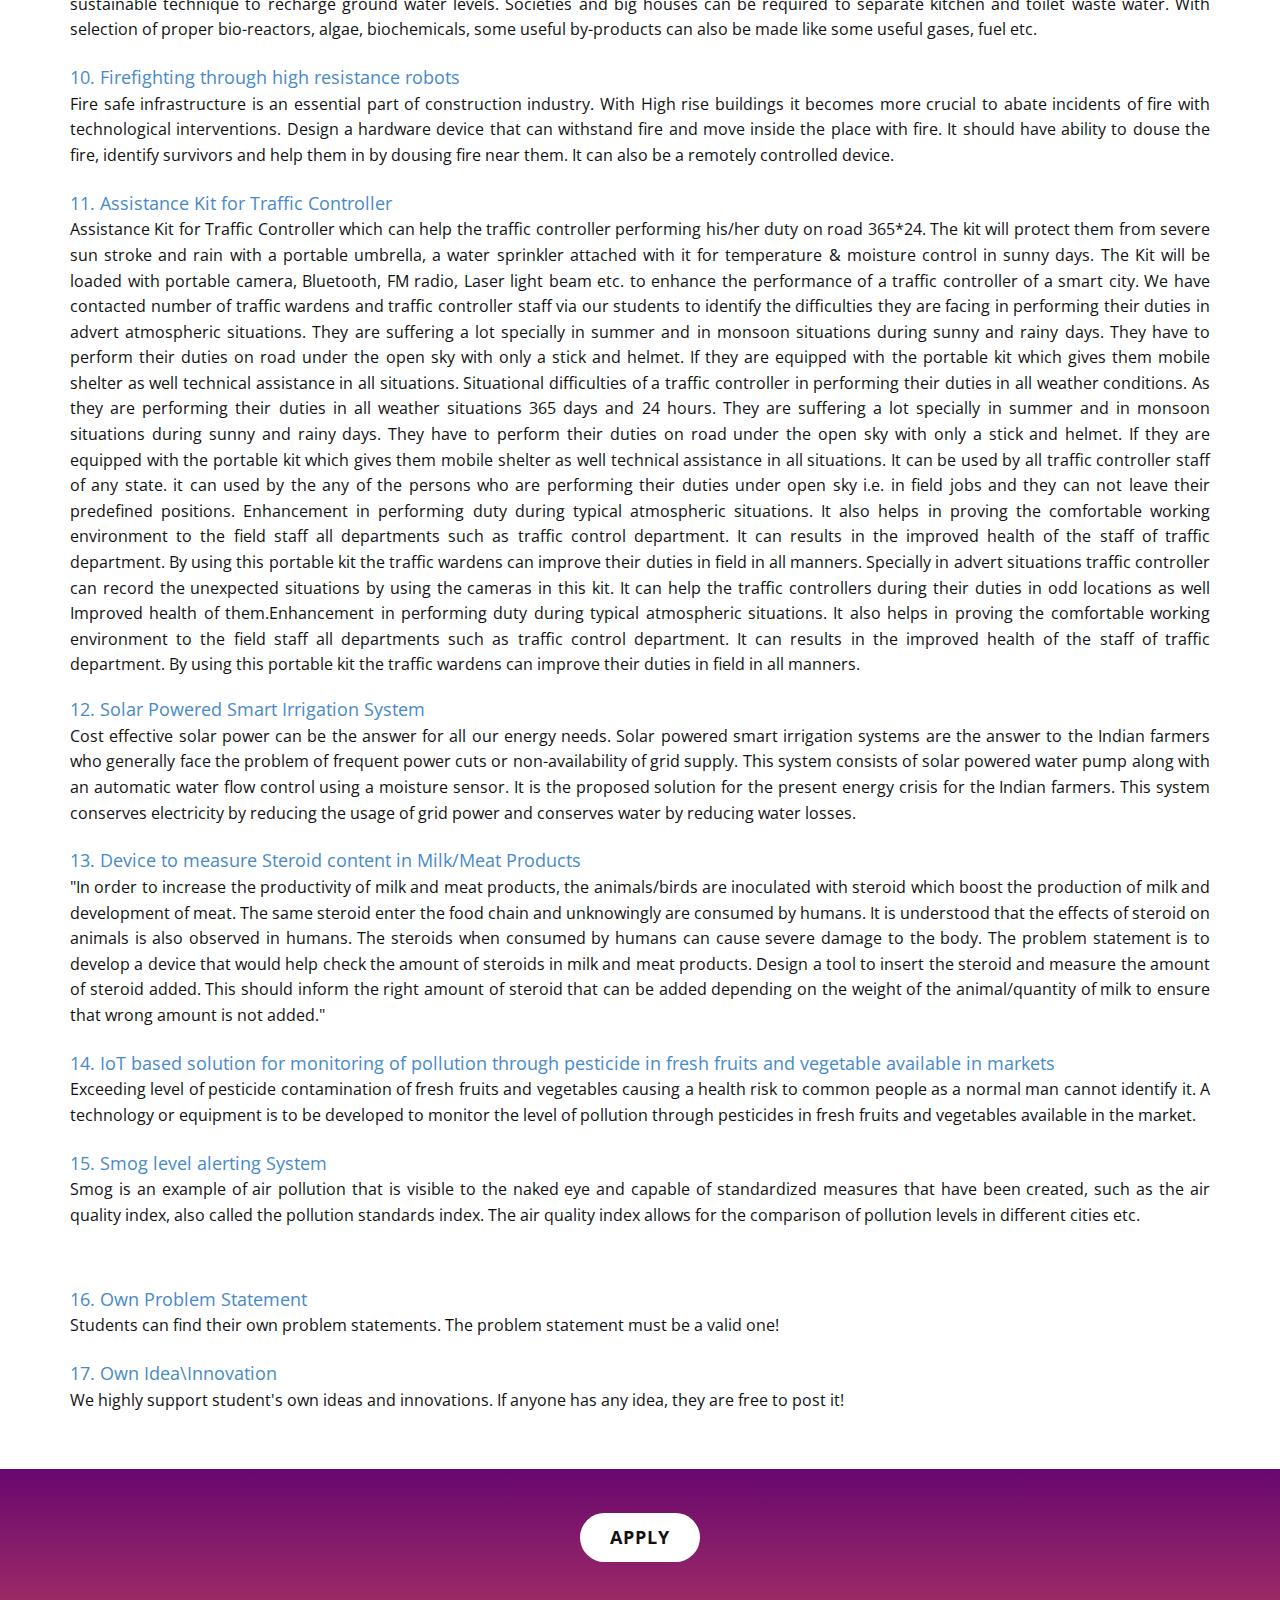
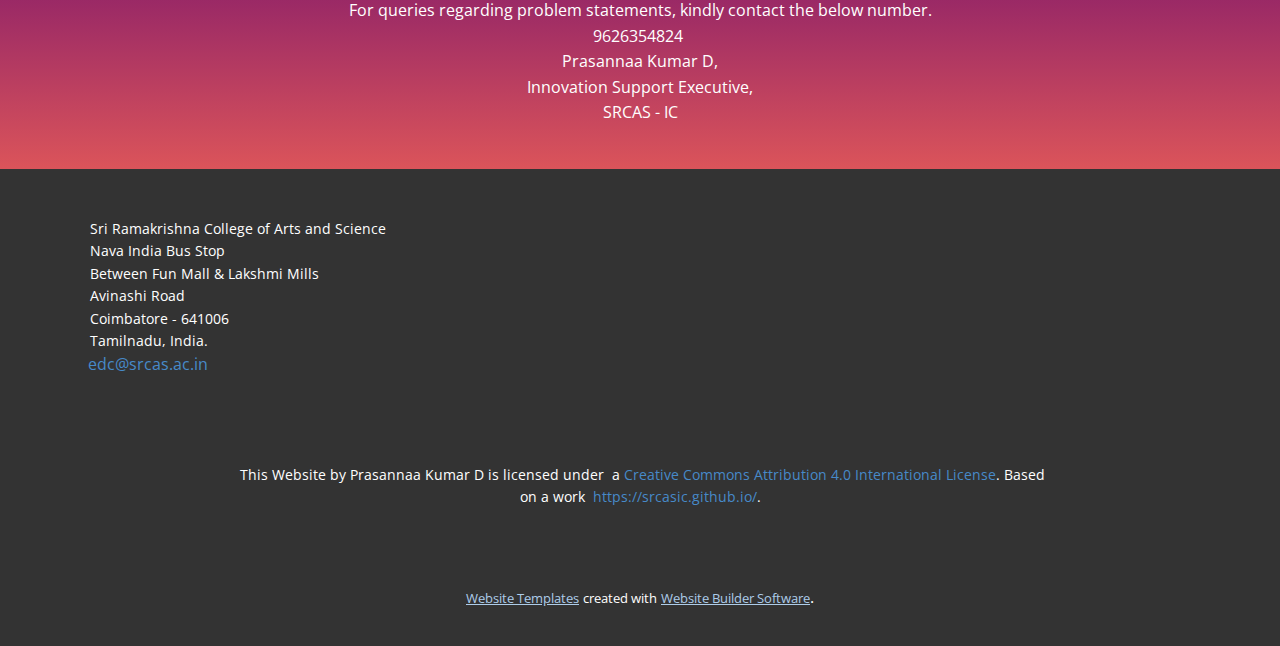
<file: Problem-Statements.html>
<!DOCTYPE html>
<html style="font-size: 16px;">
  <head>
    <meta name="viewport" content="width=device-width, initial-scale=1.0">
    <meta charset="utf-8">
    <meta name="keywords" content="">
    <meta name="description" content="">
    <meta name="page_type" content="np-template-header-footer-from-plugin">
    <title>Problem Statements</title>
    <link rel="stylesheet" href="nicepage.css" media="screen">
<link rel="stylesheet" href="Problem-Statements.css" media="screen">
    <script class="u-script" type="text/javascript" src="jquery.js" defer=""></script>
    <script class="u-script" type="text/javascript" src="nicepage.js" defer=""></script>
    <meta name="generator" content="Nicepage 2.26.5, nicepage.com">
    <link rel="icon" href="images/favicon.png">
    <link id="u-theme-google-font" rel="stylesheet" href="https://fonts.googleapis.com/css?family=Roboto:100,100i,300,300i,400,400i,500,500i,700,700i,900,900i|Open+Sans:300,300i,400,400i,600,600i,700,700i,800,800i">
    
    
    
    
    
    <script type="application/ld+json">{
		"@context": "http://schema.org",
		"@type": "Organization",
		"name": "SRCAS IC",
		"url": "index.html",
		"logo": "images/InnovationCentreLogoLandscape.png"
}</script>
    <meta property="og:title" content="Problem Statements">
    <meta property="og:type" content="website">
    <meta name="theme-color" content="#478ac9">
    <link rel="canonical" href="index.html">
    <meta property="og:url" content="index.html">
  </head>
  <body class="u-body"><header class="u-clearfix u-header u-header" id="sec-d0e4"><div class="u-clearfix u-sheet u-sheet-1">
        <a href="Home.html" class="u-image u-logo u-image-1" data-image-width="1273" data-image-height="415" title="Home">
          <img src="images/InnovationCentreLogoLandscape.png" class="u-logo-image u-logo-image-1" data-image-width="135.1114">
        </a>
        <nav class="u-menu u-menu-dropdown u-offcanvas u-menu-1">
          <div class="menu-collapse" style="font-size: 1rem; letter-spacing: 0;">
            <a class="u-button-style u-custom-left-right-menu-spacing u-custom-padding-bottom u-custom-top-bottom-menu-spacing u-nav-link u-text-active-palette-1-base u-text-hover-palette-2-base" href="#">
              <svg><use xmlns:xlink="http://www.w3.org/1999/xlink" xlink:href="#menu-hamburger"></use></svg>
              <svg version="1.1" xmlns="http://www.w3.org/2000/svg" xmlns:xlink="http://www.w3.org/1999/xlink"><defs><symbol id="menu-hamburger" viewBox="0 0 16 16" style="width: 16px; height: 16px;"><rect y="1" width="16" height="2"></rect><rect y="7" width="16" height="2"></rect><rect y="13" width="16" height="2"></rect>
</symbol>
</defs></svg>
            </a>
          </div>
          <div class="u-custom-menu u-nav-container">
            <ul class="u-nav u-unstyled u-nav-1"><li class="u-nav-item"><a class="u-button-style u-nav-link u-text-active-palette-1-base u-text-hover-palette-2-base" href="Home.html" style="padding: 10px 20px;">Home</a>
</li><li class="u-nav-item"><a class="u-button-style u-nav-link u-text-active-palette-1-base u-text-hover-palette-2-base" href="Ideathon.html" style="padding: 10px 20px;">Ideathon</a>
</li><li class="u-nav-item"><a class="u-button-style u-nav-link u-text-active-palette-1-base u-text-hover-palette-2-base" href="Problem-Statements.html" style="padding: 10px 20px;">Problem Statements</a>
</li><li class="u-nav-item"><a class="u-button-style u-nav-link u-text-active-palette-1-base u-text-hover-palette-2-base" href="Gallery.html" style="padding: 10px 20px;">Gallery</a>
</li></ul>
          </div>
          <div class="u-custom-menu u-nav-container-collapse">
            <div class="u-black u-container-style u-inner-container-layout u-opacity u-opacity-95 u-sidenav">
              <div class="u-menu-close"></div>
              <ul class="u-align-center u-nav u-popupmenu-items u-unstyled u-nav-2"><li class="u-nav-item"><a class="u-button-style u-nav-link" href="Home.html" style="padding: 10px 20px;">Home</a>
</li><li class="u-nav-item"><a class="u-button-style u-nav-link" href="Ideathon.html" style="padding: 10px 20px;">Ideathon</a>
</li><li class="u-nav-item"><a class="u-button-style u-nav-link" href="Problem-Statements.html" style="padding: 10px 20px;">Problem Statements</a>
</li><li class="u-nav-item"><a class="u-button-style u-nav-link" href="Gallery.html" style="padding: 10px 20px;">Gallery</a>
</li></ul>
            </div>
            <div class="u-black u-menu-overlay u-opacity u-opacity-70"></div>
          </div>
        </nav>
      </div></header>
    <section class="u-clearfix u-gradient u-section-1" id="sec-b42c">
      <div class="u-clearfix u-sheet u-valign-middle u-sheet-1">
        <h5 class="u-align-center u-text u-text-body-alt-color u-text-1">Problem statements</h5>
      </div>
    </section>
    <section class="u-clearfix u-section-2" id="sec-4c11">
      <div class="u-clearfix u-sheet u-sheet-1">
        <p class="u-text u-text-1">
          <a href="" class="u-active-none u-border-none u-btn u-button-style u-hover-none u-none u-text-palette-1-base u-btn-1">1. Mechanism to evaluate harmful radiation levels in working environment on human society and suggest measures to improve conditions.</a>
          <br>In our working environments such as home, office, or an industry, we are surrounded by various kinds of electronic equipments which emit various types of radiation. Exposure to these radiations is known to create health problems. There is no policy, protocol or management system available in the country to handle this issue. It will be good to visualize a monitoring system to of measure the level of harmful radiation in any working environment and provide warning and suggestion on safeguard mechanism. A model project in this line will be a good initiative.<br>
        </p>
        <p class="u-text u-text-default u-text-2">
          <a href="" class="u-active-none u-border-none u-btn u-button-style u-hover-none u-none u-text-palette-1-base u-btn-2">2.&nbsp;Mechanism to evaluate Human-Wildlife conflicts in forest areas and develop technologies to mitigate the conflict issues.</a>
          <br>This is an age old problem for the life of people living in and around forest areas. In the last two decades there is an increase in human-wildlife conflicts. This is due to increase in human population, decrease in forest cover and in some cases increase in wild animal population as well. Till date there is no mechanism available to evaluate the human-wildlife conflict issues in the state and national levels. Also to mitigate the issue, no technological solutions are available. Development of sensor based technology to mitigate human-elephant conflict issue could be one of the suggested problems.<br>
        </p>
        <p class="u-align-justify u-text u-text-default u-text-3">
          <a href="" class="u-active-none u-border-none u-btn u-button-style u-hover-none u-none u-text-palette-1-base u-btn-3">3.&nbsp;Map plotting of earthquake</a>
          <br>The software should support selection of multi-configurations with click for various options, such as&nbsp; i) plotting of recent earthquake ii) plotting past earthquakes from the database in a text file, iii) limiting the plot of&nbsp; past earthquakes to a particular year, month, date and magnitude, etc. iv) color schemes (option to configure color of icons) v) size and color of&nbsp; symbol (circle, square, triangle, etc.) according to the magnitude, focal depth and time of occurrence of earthquake vi) plotting the selected (or all) seismic observatories in the area of interest vii) depicting the seismic zones, tectonic features and hazard map with Latitude and Longitude information viii) District and State boundaries with important towns and cities, ix) legends, etc.<br>
        </p>
        <p class="u-text u-text-default u-text-4">
          <a href="" class="u-active-none u-border-none u-btn u-button-style u-hover-none u-none u-text-palette-1-base u-btn-4">4. Petrol Pump</a>
          <br>An app to locate nearest petrol pump along the National Highways with details regarding time of operation and other services available.<br>
        </p>
        <p class="u-text u-text-default u-text-5">
          <a href="" class="u-active-none u-border-none u-btn u-button-style u-hover-none u-none u-text-palette-1-base u-btn-5">5. Public Toilets</a>An app to locate public toilets along the National Highways with details regarding time of operation and other services available.<br>
        </p>
        <p class="u-align-justify u-text u-text-default u-text-6">
          <a href="" class="u-active-none u-border-none u-btn u-button-style u-hover-none u-none u-text-palette-1-base u-btn-6">6.&nbsp;IoT based Smart bottle for Healthcare</a>
          <br>During recent years, due to the technological advancements many sophisticated techniques has been evolved for assuring fast recovery of the patients in hospitals. Need for good patient care in hospitals, assessment and management of fluid and electrolyte is the most fundamental thing required. All most in all hospital, an assist/nurse is responsible for monitoring the electrolytes bottle level. But unfortunately most of the time, the observer may forget to change the bottle at correct time due to their busy schedule. To overcome this critical situation, a IoT based automatic alerting and indicating device is proposed where sensor is used as a level sensor or weight sensor. It is based on the principle that the sensor output changes when fluid level/weight is below certain limit. When Fluid level/weight is low, will alerts the observer through the display or/and mobile phone at the control room indicates the room number of the patient for quick recovery.<br>
        </p>
        <p class="u-align-justify u-text u-text-default u-text-7">
          <a href="" class="u-active-none u-border-none u-btn u-button-style u-hover-none u-none u-text-palette-1-base u-btn-7">7.&nbsp;Reduce Wastage of Lighting System in small and Medium Scale Industries.</a>
          <br>To reduce the Energy losses in Lighting system with effective control.All industries are different, with different operations and needs. There are also different lighting requirements for the various types of industrial activities in the lighting standard, as well as in other applications, and it is difficult to come up with a general recommendation for light control. A well planned lighting design together with a well-executed lighting control solution means optimized lighting for a specific activity is achievable.Whatever the requirements, it is smart to think lighting control at the planning stage, and in industrial and warehouse applications, we believe that a control system is the obvious, and in many cases, the only choice. However, to get maximum benefit of a control system it needs to be project specific. You must know how the industry works and how different areas are used during working hours. For example, it is important to establish if there is natural light? During what times, and for how long are staff present in certain areas? Are there areas of greater occupancy? How much activity is there in, say the aisles of the warehouse? If you do not ask these questions, you will not get the best results from the lighting control system.<br>
        </p>
        <p class="u-align-justify u-text u-text-default u-text-8">
          <a href="" class="u-active-none u-border-none u-btn u-button-style u-hover-none u-none u-text-palette-1-base u-btn-8">8.&nbsp;Smart Street Light System (Monitoring, Maintenance) using IoT and Machine Learning</a>
          <br>The system should have a smart light dimming module, which will use the following approaches: The first is based on visibility i.e. if the visibility is low, the intensity of light should be maximized. The second approach is to dim the light for the streets automatically when no movement is detected and it will automatically increase the intensity of light. How does it detect movement in the rainy season?<br>
        </p>
        <p class="u-align-justify u-text u-text-default u-text-9">
          <a href="" class="u-active-none u-border-none u-btn u-button-style u-hover-none u-none u-text-palette-1-base u-btn-9">9.&nbsp;Kitchen waste water harvesting</a>
          <br>Recharging ground water level has always been a challenge. Rain water harvesting has a peak during monsoon and most of the time, in most of the areas it’s not so effective. Kitchen waste water has comparatively less impurities and contaminations and if harvested separately, can lead to a more sustainable technique to recharge ground water levels. Societies and big houses can be required to separate kitchen and toilet waste water. With selection of proper bio-reactors, algae, biochemicals, some useful by-products can also be made like some useful gases, fuel etc.<br>
        </p>
        <p class="u-align-justify u-text u-text-default u-text-10">
          <a href="" class="u-active-none u-border-none u-btn u-button-style u-hover-none u-none u-text-palette-1-base u-btn-10">10.&nbsp;Firefighting through high resistance robots</a>
          <br>Fire safe infrastructure is an essential part of construction industry. With High rise buildings it becomes more crucial to abate incidents of fire with technological interventions. Design a hardware device that can withstand fire and move inside the place with fire. It should have ability to douse the fire, identify survivors and help them in by dousing fire near them. It can also be a remotely controlled device.<br>
        </p>
      </div>
    </section>
    <section class="u-clearfix u-section-3" id="sec-cf5d">
      <div class="u-clearfix u-sheet u-sheet-1">
        <p class="u-align-justify u-text u-text-default u-text-1">
          <a href="" class="u-active-none u-border-none u-btn u-button-style u-hover-none u-none u-text-palette-1-base u-btn-1">11.&nbsp;Assistance Kit for Traffic Controller</a>
          <br>Assistance Kit for Traffic Controller which can help the traffic controller performing his/her duty on road 365*24. The kit will protect them from severe sun stroke and rain with a portable umbrella, a water sprinkler attached with it for temperature &amp; moisture control in sunny days. The Kit will be loaded with portable camera, Bluetooth, FM radio, Laser light beam etc. to enhance the performance of a traffic controller of a smart city. We have contacted number of traffic wardens and traffic controller staff via our students to identify the difficulties they are facing in performing their duties in advert atmospheric situations. They are suffering a lot specially in summer and in monsoon situations during sunny and rainy days. They have to perform their duties on road under the open sky with only a stick and helmet. If they are equipped with the portable kit which gives them mobile shelter as well technical assistance in all situations. Situational difficulties of a traffic controller in performing their duties in all weather conditions. As they are performing their duties in all weather situations 365 days and 24 hours. They are suffering a lot specially in summer and in monsoon situations during sunny and rainy days. They have to perform their duties on road under the open sky with only a stick and helmet. If they are equipped with the portable kit which gives them mobile shelter as well technical assistance in all situations. It can be used by all traffic controller staff of any state. it can used by the any of the persons who are performing their duties under open sky i.e. in field jobs and they can not leave their predefined positions. Enhancement in performing duty during typical atmospheric situations. It also helps in proving the comfortable working environment to the field staff all departments such as traffic control department. It can results in the improved health of the staff of traffic department. By using this portable kit the traffic wardens can improve their duties in field in all manners. Specially in advert situations traffic controller can record the unexpected situations by using the cameras in this kit. It can help the traffic controllers during their duties in odd locations as well Improved health of them.Enhancement in performing duty during typical atmospheric situations. It also helps in proving the comfortable working environment to the field staff all departments such as traffic control department. It can results in the improved health of the staff of traffic department. By using this portable kit the traffic wardens can improve their duties in field in all manners.<br>
        </p>
        <p class="u-align-justify u-text u-text-default u-text-2">
          <a href="" class="u-active-none u-border-none u-btn u-button-style u-hover-none u-none u-text-palette-1-base u-btn-2">12.&nbsp;Solar Powered Smart Irrigation System</a>
          <br>Cost effective solar power can be the answer for all our energy needs. Solar powered smart irrigation systems are the answer to the Indian farmers who generally face the problem of frequent power cuts or non-availability of grid supply. This system consists of solar powered water pump along with an automatic water flow control using a moisture sensor. It is the proposed solution for the present energy crisis for the Indian farmers. This system conserves electricity by reducing the usage of grid power and conserves water by reducing water losses.<br>
        </p>
        <p class="u-align-justify u-text u-text-default u-text-3">
          <a href="" class="u-active-none u-border-none u-btn u-button-style u-hover-none u-none u-text-palette-1-base u-btn-3">13.&nbsp;Device to measure Steroid content in Milk/Meat Products</a>
          <br>"In order to increase the productivity of milk and meat products, the animals/birds are inoculated with steroid which boost the production of milk and development of meat. The same steroid enter the food chain and unknowingly are consumed by humans. It is understood that the effects of steroid on animals is also observed in humans. The steroids when consumed by humans can cause severe damage to the body. The problem statement is to develop a device that would help check the amount of steroids in milk and meat products. Design a tool to insert the steroid and measure the amount of steroid added. This should inform the right amount of steroid that can be added depending on the weight of the animal/quantity of milk to ensure that wrong amount is not added."<br>
        </p>
        <p class="u-align-justify u-text u-text-default u-text-4">
          <a href="" class="u-active-none u-border-none u-btn u-button-style u-hover-none u-none u-text-palette-1-base u-btn-4">14.&nbsp;IoT based solution for monitoring of pollution through pesticide in fresh fruits and vegetable available in markets</a>
          <br>Exceeding level of pesticide contamination of fresh fruits and vegetables causing a health risk to common people as a normal man cannot identify it. A technology or equipment is to be developed to monitor the level of pollution through pesticides in fresh fruits and vegetables available in the market.<br>
        </p>
        <p class="u-align-justify u-text u-text-default u-text-5">
          <a href="" class="u-active-none u-border-none u-btn u-button-style u-hover-none u-none u-text-palette-1-base u-btn-5">15.&nbsp;Smog level alerting System</a>
          <br>Smog is an example of air pollution that is visible to the naked eye and capable of standardized measures that have been created, such as the air quality index, also called the pollution standards index. The air quality index allows for the comparison of pollution levels in different cities etc.<br>
        </p>
        <p class="u-align-justify u-text u-text-default u-text-6">
          <a href="" class="u-active-none u-border-none u-btn u-button-style u-hover-none u-none u-text-palette-1-base u-btn-6">16. Own Problem Statement</a>
          <br>Students can find their own problem statements. The problem statement must be a valid one!<br>
        </p>
        <p class="u-align-justify u-text u-text-7">
          <a href="" class="u-active-none u-border-none u-btn u-button-style u-hover-none u-none u-text-palette-1-base u-btn-7">17. Own Idea\Innovation</a>
          <br>We highly support student's own ideas and innovations. If anyone has any idea, they are free to post it!<br>
        </p>
      </div>
    </section>
    <section class="u-align-left u-clearfix u-gradient u-section-4" id="sec-0f0e">
      <div class="u-clearfix u-sheet u-sheet-1">
        <a href="https://forms.gle/Dj8mad5zNLJmfr3Q6" class="u-border-radius-50 u-btn u-btn-round u-button-style u-hover-palette-5-base u-white u-btn-1" target="_blank">APPLY</a>
        <p class="u-align-center u-text u-text-body-alt-color u-text-default u-text-1">For queries regarding problem statements, kindly contact the below number.<br>9626354824&nbsp;<br>Prasannaa Kumar D,<br>Innovation Support Executive,<br>SRCAS - IC
        </p>
      </div>
    </section>
    
    
    <footer class="u-align-center u-clearfix u-footer u-grey-80 u-footer" id="sec-f5b5"><div class="u-clearfix u-sheet u-sheet-1">
        <p class="u-align-left u-small-text u-text u-text-variant u-text-1">Sri Ramakrishna College of Arts and Science<br>Nava India Bus Stop<br>Between Fun Mall &amp; Lakshmi Mills<br>Avinashi Road<br>Coimbatore - 641006<br>Tamilnadu, India.<br><i></i>&nbsp;<br>&nbsp;<i></i>&nbsp;
        </p>
        <a class="text-gray u-active-none u-border-none u-btn u-button-style u-hover-none u-none u-text-palette-1-base u-btn-1" href="https://www.srcas.ac.in/resources/innovation-center/#">edc@srcas.ac.in</a>
        <p class="u-align-center u-small-text u-text u-text-variant u-text-2">&nbsp;This Website&nbsp;by&nbsp;Prasannaa Kumar D&nbsp;is licensed under&nbsp;&nbsp;a&nbsp;<a rel="license" href="http://creativecommons.org/licenses/by/4.0/" class="u-active-none u-border-none u-btn u-button-style u-hover-none u-none u-text-palette-1-base u-btn-2">Creative Commons Attribution 4.0 International License</a>. Based on a work&nbsp;&nbsp;<a xmlns:dct="http://purl.org/dc/terms/" href="https://srcasic.github.io/" rel="dct:source" class="u-active-none u-border-none u-btn u-button-style u-hover-none u-none u-text-palette-1-base u-btn-3">https://srcasic.github.io/</a>.
        </p>
      </div></footer>
    <section class="u-backlink u-clearfix u-grey-80">
      <a class="u-link" href="https://nicepage.com/website-templates" target="_blank">
        <span>Website Templates</span>
      </a>
      <p class="u-text">
        <span>created with</span>
      </p>
      <a class="u-link" href="https://nicepage.com/" target="_blank">
        <span>Website Builder Software</span>
      </a>. 
    </section>
  </body>
</html>
</file>
<file: Home.css>
.u-section-1 .u-sheet-1 {min-height: 733px}
.u-section-1 .u-image-1 {width: 350px; height: 399px; margin: 106px 49px 0 auto}
.u-section-1 .u-image-2 {width: 570px; height: 281px; margin: -340px auto 0 33px}
.u-section-1 .u-text-1 {margin: 138px auto 60px} 

@media (max-width: 1199px){ .u-section-1 .u-sheet-1 {min-height: 434px}
.u-section-1 .u-image-1 {width: 289px; height: 499px}
.u-section-1 .u-image-2 {width: 470px} }

@media (max-width: 991px){ .u-section-1 .u-sheet-1 {min-height: 480px}
.u-section-1 .u-image-1 {height: 500px}
.u-section-1 .u-image-2 {margin-top: -341px} }

@media (max-width: 767px){ .u-section-1 .u-sheet-1 {min-height: 1190px}
.u-section-1 .u-image-1 {margin-top: 20px; margin-left: 0}
.u-section-1 .u-image-2 {margin-top: 20px} }

@media (max-width: 575px){ .u-section-1 .u-sheet-1 {min-height: 845px}
.u-section-1 .u-image-1 {height: 388px; margin-top: 285px; margin-right: initial; margin-left: initial; width: auto}
.u-section-1 .u-image-2 {height: 203px; margin-top: -602px; margin-right: initial; margin-left: initial; width: auto}
.u-section-1 .u-text-1 {margin-top: 495px; margin-left: 56px} }.u-section-2 {background-image: linear-gradient(#68086f, #db545a)}
.u-section-2 .u-sheet-1 {min-height: 729px}
.u-section-2 .u-text-1 {font-size: 3rem; margin: 86px auto 0}
.u-section-2 .u-text-2 {margin: 32px auto 0 0}
.u-section-2 .u-text-3 {font-size: 3rem; margin: 62px auto 0}
.u-section-2 .u-text-4 {margin: 20px 0 0}
.u-section-2 .u-text-5 {font-size: 3rem; margin: 36px auto 0}
.u-section-2 .u-text-6 {margin: 17px 0 60px}
</file>
<file: Gallery.css>
.u-section-1 {background-image: linear-gradient(#68086f, #db545a)}
.u-section-1 .u-sheet-1 {min-height: 268px}
.u-section-1 .u-text-1 {text-transform: uppercase; font-size: 1.5rem; width: 244px; margin: 60px auto}
</file>
<file: Ideathon.css>
.u-section-1 {background-image: linear-gradient(#68086f, #db545a)}
.u-section-1 .u-sheet-1 {min-height: 305px}
.u-section-1 .u-text-1 {margin: 60px auto} 

@media (max-width: 575px){ .u-section-1 .u-sheet-1 {min-height: 262px}
.u-section-1 .u-text-1 {margin-left: 0; margin-right: 0} }.u-section-2 .u-sheet-1 {min-height: 500px}
.u-section-2 .u-text-1 {font-size: 2.25rem; margin: 93px auto 0}
.u-section-2 .u-text-2 {margin: 20px auto 0 1px}
.u-section-2 .u-text-3 {font-size: 1.875rem; margin: 28px 47px 60px} 

@media (max-width: 575px){ .u-section-2 .u-text-3 {font-size: 1rem} }.u-section-3 .u-sheet-1 {min-height: 703px}
.u-section-3 .u-text-1 {font-size: 2.25rem; margin: 47px auto 0}
.u-section-3 .u-image-1 {width: 185px; height: 185px; margin: 116px auto 0 365px}
.u-section-3 .u-image-2 {width: 173px; height: 173px; margin: -159px auto 0 110px}
.u-section-3 .u-image-3 {width: 179px; height: 179px; margin: -168px 336px 0 auto}
.u-section-3 .u-image-4 {width: 179px; height: 179px; margin: -179px 110px 0 auto}
.u-section-3 .u-text-2 {font-size: 1.5rem; margin: 21px 155px 0 auto}
.u-section-3 .u-text-3 {font-size: 1.5rem; margin: -25px 394px 0 auto}
.u-section-3 .u-text-4 {font-size: 1.5rem; margin: -26px auto 0 113px}
.u-section-3 .u-text-5 {font-size: 1.5rem; margin: -26px auto 0 381px}
.u-section-3 .u-btn-1 {border-style: none; font-weight: 700; text-transform: uppercase; font-size: 0.875rem; letter-spacing: 1px; margin: 82px auto 60px} 

@media (max-width: 767px){ .u-section-3 .u-image-1 {margin-left: 355px} }

@media (max-width: 575px){ .u-section-3 .u-sheet-1 {min-height: 1390px}
.u-section-3 .u-image-1 {margin-top: 50px; margin-left: auto}
.u-section-3 .u-image-2 {margin-top: 362px; margin-left: auto}
.u-section-3 .u-image-3 {margin-top: -433px; margin-right: auto; margin-left: 81px}
.u-section-3 .u-image-4 {margin-top: 341px; margin-right: auto}
.u-section-3 .u-text-2 {width: auto; margin-top: 16px; margin-right: auto; margin-left: 123px}
.u-section-3 .u-text-3 {width: auto; margin-top: -558px; margin-right: auto; margin-left: 139px}
.u-section-3 .u-text-4 {width: auto; margin-top: 240px; margin-left: auto}
.u-section-3 .u-text-5 {width: auto; margin-top: -548px; margin-left: 94px}
.u-section-3 .u-btn-1 {margin-top: 850px; margin-left: 48px} }.u-section-4 .u-sheet-1 {min-height: 818px}
.u-section-4 .u-image-1 {width: 570px; height: 760px; margin: 58px auto 0}
.u-section-4 .u-text-1 {font-size: 2.25rem; margin: -769px auto 60px} 

@media (max-width: 767px){ .u-section-4 .u-sheet-1 {min-height: 500px}
.u-section-4 .u-image-1 {width: 540px; height: 720px} }

@media (max-width: 575px){ .u-section-4 .u-sheet-1 {min-height: 1453px}
.u-section-4 .u-image-1 {height: 453px; margin-top: 36px; margin-right: initial; margin-left: initial; width: auto}
.u-section-4 .u-text-1 {width: auto; margin-top: -464px; margin-left: 81px} }.u-section-5 .u-sheet-1 {min-height: 500px}
.u-section-5 .u-text-1 {font-size: 2.25rem; margin: 20px auto 0 354px}
.u-section-5 .u-text-2 {font-size: 1.25rem; margin: 20px auto 0 79px}
.u-section-5 .u-text-3 {font-size: 2.25rem; text-transform: uppercase; margin: 38px auto 0 371px}
.u-section-5 .u-text-4 {font-size: 1.25rem; margin: 13px auto 0 79px}
.u-section-5 .u-text-5 {font-size: 1.25rem; margin: 0 auto 20px 79px} 

@media (max-width: 575px){ .u-section-5 .u-text-1 {margin-left: 223px}
.u-section-5 .u-text-3 {margin-left: 234px} }.u-section-6 {background-image: linear-gradient(#68086f, #db545a)}
.u-section-6 .u-sheet-1 {min-height: 296px}
.u-section-6 .u-btn-1 {border-style: none; font-weight: 700; text-transform: uppercase; font-size: 1.125rem; letter-spacing: 1px; background-image: none; margin: 44px auto 0}
.u-section-6 .u-text-1 {margin: 36px auto 43px}
</file>
<file: Problem-Statements.css>
.u-section-1 {background-image: linear-gradient(#68086f, #db545a)}
.u-section-1 .u-sheet-1 {min-height: 118px}
.u-section-1 .u-text-1 {text-transform: uppercase; font-size: 1.875rem; width: 504px; margin: 41px auto} 

@media (max-width: 575px){ .u-section-1 .u-text-1 {width: 340px} }.u-section-2 .u-sheet-1 {min-height: 1583px}
.u-section-2 .u-text-1 {font-size: 1rem; margin: 38px 0 0}
.u-section-2 .u-btn-1 {font-size: 1.125rem; padding: 0}
.u-section-2 .u-text-2 {font-size: 1rem; margin: 32px auto 0 0}
.u-section-2 .u-btn-2 {font-size: 1.125rem; padding: 0}
.u-section-2 .u-text-3 {font-size: 1rem; margin: 20px auto 0 0}
.u-section-2 .u-btn-3 {font-size: 1.125rem; padding: 0}
.u-section-2 .u-text-4 {font-size: 1rem; margin: 20px auto 0 0}
.u-section-2 .u-btn-4 {font-size: 1.125rem; padding: 0}
.u-section-2 .u-text-5 {font-size: 1rem; margin: 20px auto 0 0}
.u-section-2 .u-btn-5 {font-size: 1.125rem; padding: 0}
.u-section-2 .u-text-6 {font-size: 1rem; margin: 20px 0 0}
.u-section-2 .u-btn-6 {font-size: 1.125rem; padding: 0}
.u-section-2 .u-text-7 {font-size: 1rem; margin: 20px auto 0 0}
.u-section-2 .u-btn-7 {font-size: 1.125rem; padding: 0}
.u-section-2 .u-text-8 {font-size: 1rem; margin: 20px auto 0 0}
.u-section-2 .u-btn-8 {font-size: 1.125rem; padding: 0}
.u-section-2 .u-text-9 {font-size: 1rem; margin: 20px auto 0 0}
.u-section-2 .u-btn-9 {font-size: 1.125rem; padding: 0}
.u-section-2 .u-text-10 {font-size: 1rem; margin: 20px 0}
.u-section-2 .u-btn-10 {font-size: 1.125rem; padding: 0} 

@media (max-width: 1199px){ .u-section-2 .u-btn-1 {width: 1016px; height: 22px}
.u-section-2 .u-btn-2 {width: 1016px; height: 22px}
.u-section-2 .u-btn-3 {width: 1016px; height: 22px}
.u-section-2 .u-btn-4 {width: 1016px; height: 22px}
.u-section-2 .u-btn-5 {width: 1016px; height: 22px}
.u-section-2 .u-btn-6 {width: 1016px; height: 22px} }.u-section-3 .u-sheet-1 {min-height: 1255px}
.u-section-3 .u-text-1 {font-size: 1rem; margin: 0}
.u-section-3 .u-btn-1 {font-size: 1.125rem; padding: 0}
.u-section-3 .u-text-2 {font-size: 1rem; margin: 17px auto 0 0}
.u-section-3 .u-btn-2 {font-size: 1.125rem; padding: 0}
.u-section-3 .u-text-3 {font-size: 1rem; margin: 20px auto 0 0}
.u-section-3 .u-btn-3 {font-size: 1.125rem; padding: 0}
.u-section-3 .u-text-4 {font-size: 1rem; margin: 20px auto 0 0}
.u-section-3 .u-btn-4 {font-size: 1.125rem; padding: 0}
.u-section-3 .u-text-5 {font-size: 1rem; margin: 20px auto 0 0}
.u-section-3 .u-btn-5 {font-size: 1.125rem; padding: 0}
.u-section-3 .u-text-6 {font-size: 1rem; margin: 56px 0 0}
.u-section-3 .u-btn-6 {font-size: 1.125rem; padding: 0}
.u-section-3 .u-text-7 {font-size: 1rem; background-image: none; margin: 20px 0 56px}
.u-section-3 .u-btn-7 {font-size: 1.125rem; padding: 0}.u-section-4 {background-image: linear-gradient(#68086f, #db545a)}
.u-section-4 .u-sheet-1 {min-height: 296px}
.u-section-4 .u-btn-1 {border-style: none; font-weight: 700; text-transform: uppercase; font-size: 1.125rem; letter-spacing: 1px; background-image: none; margin: 44px auto 0}
.u-section-4 .u-text-1 {margin: 36px auto 43px}
</file>
